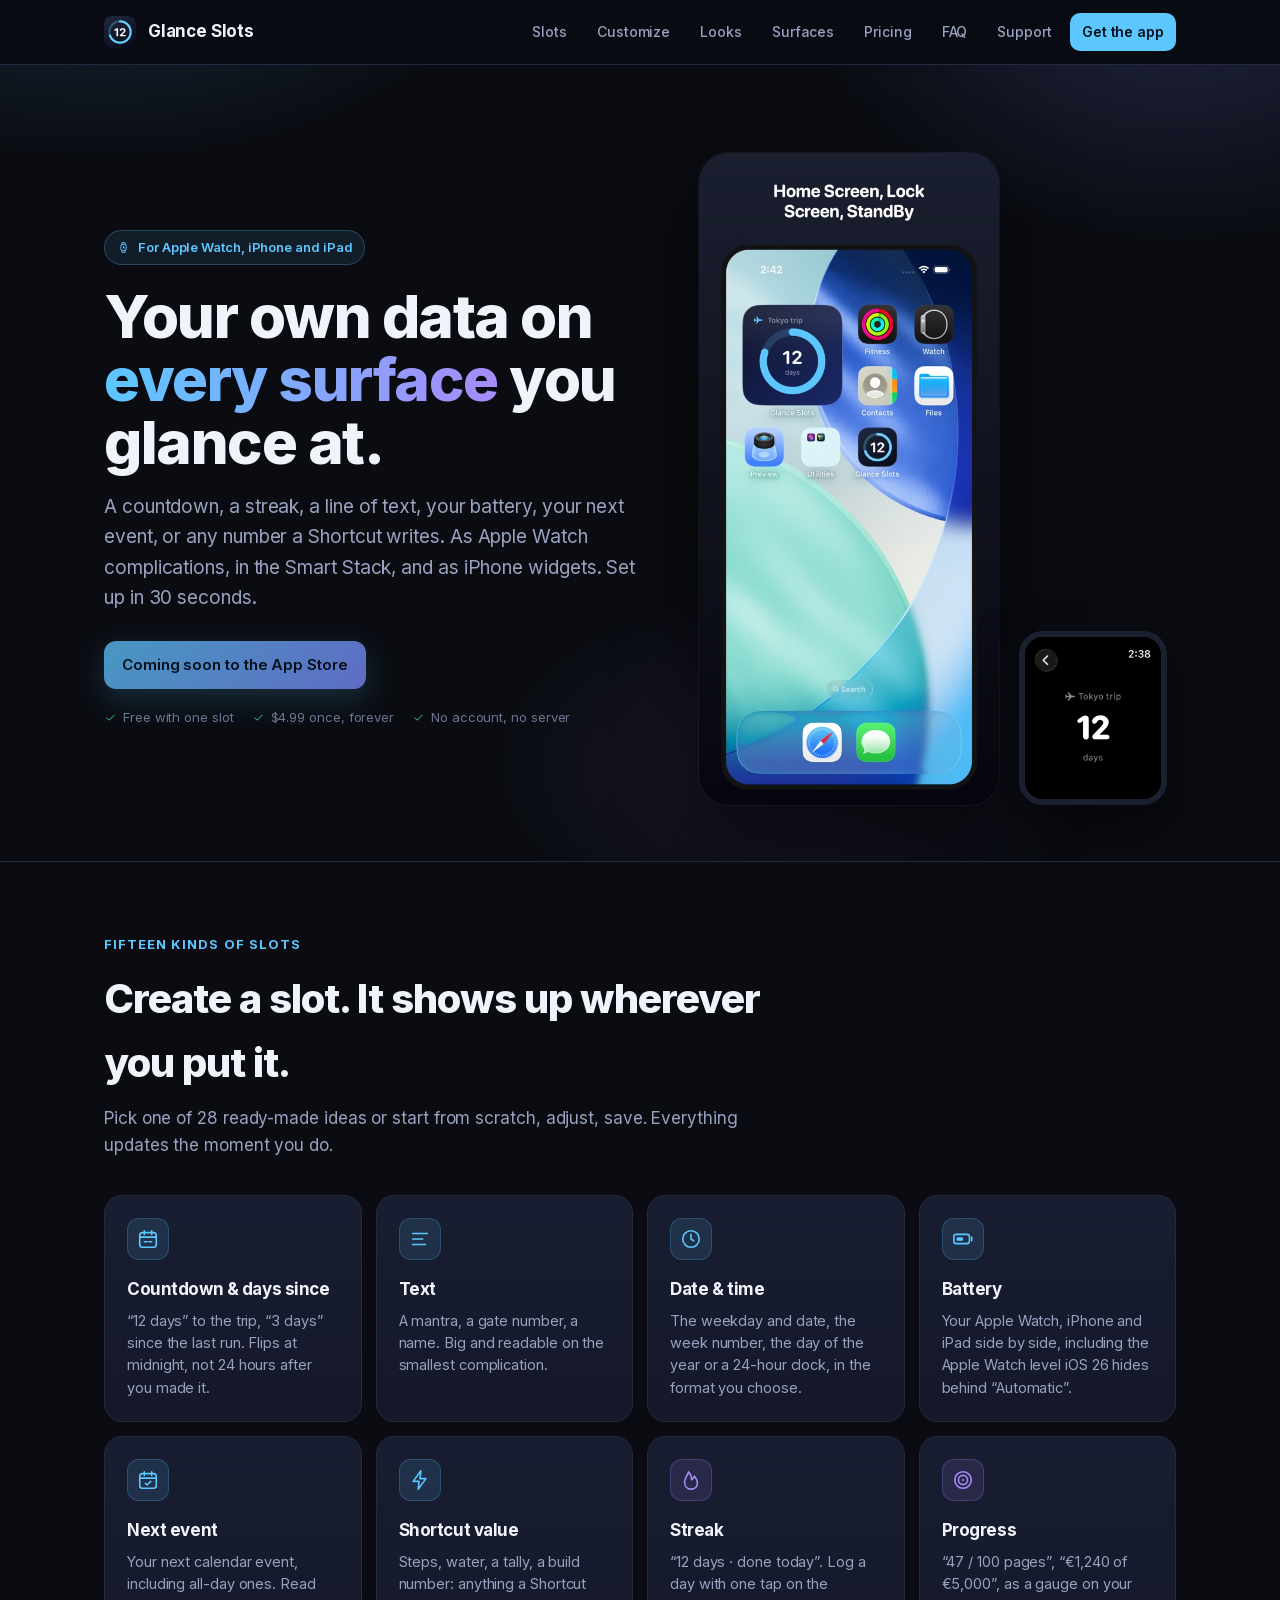
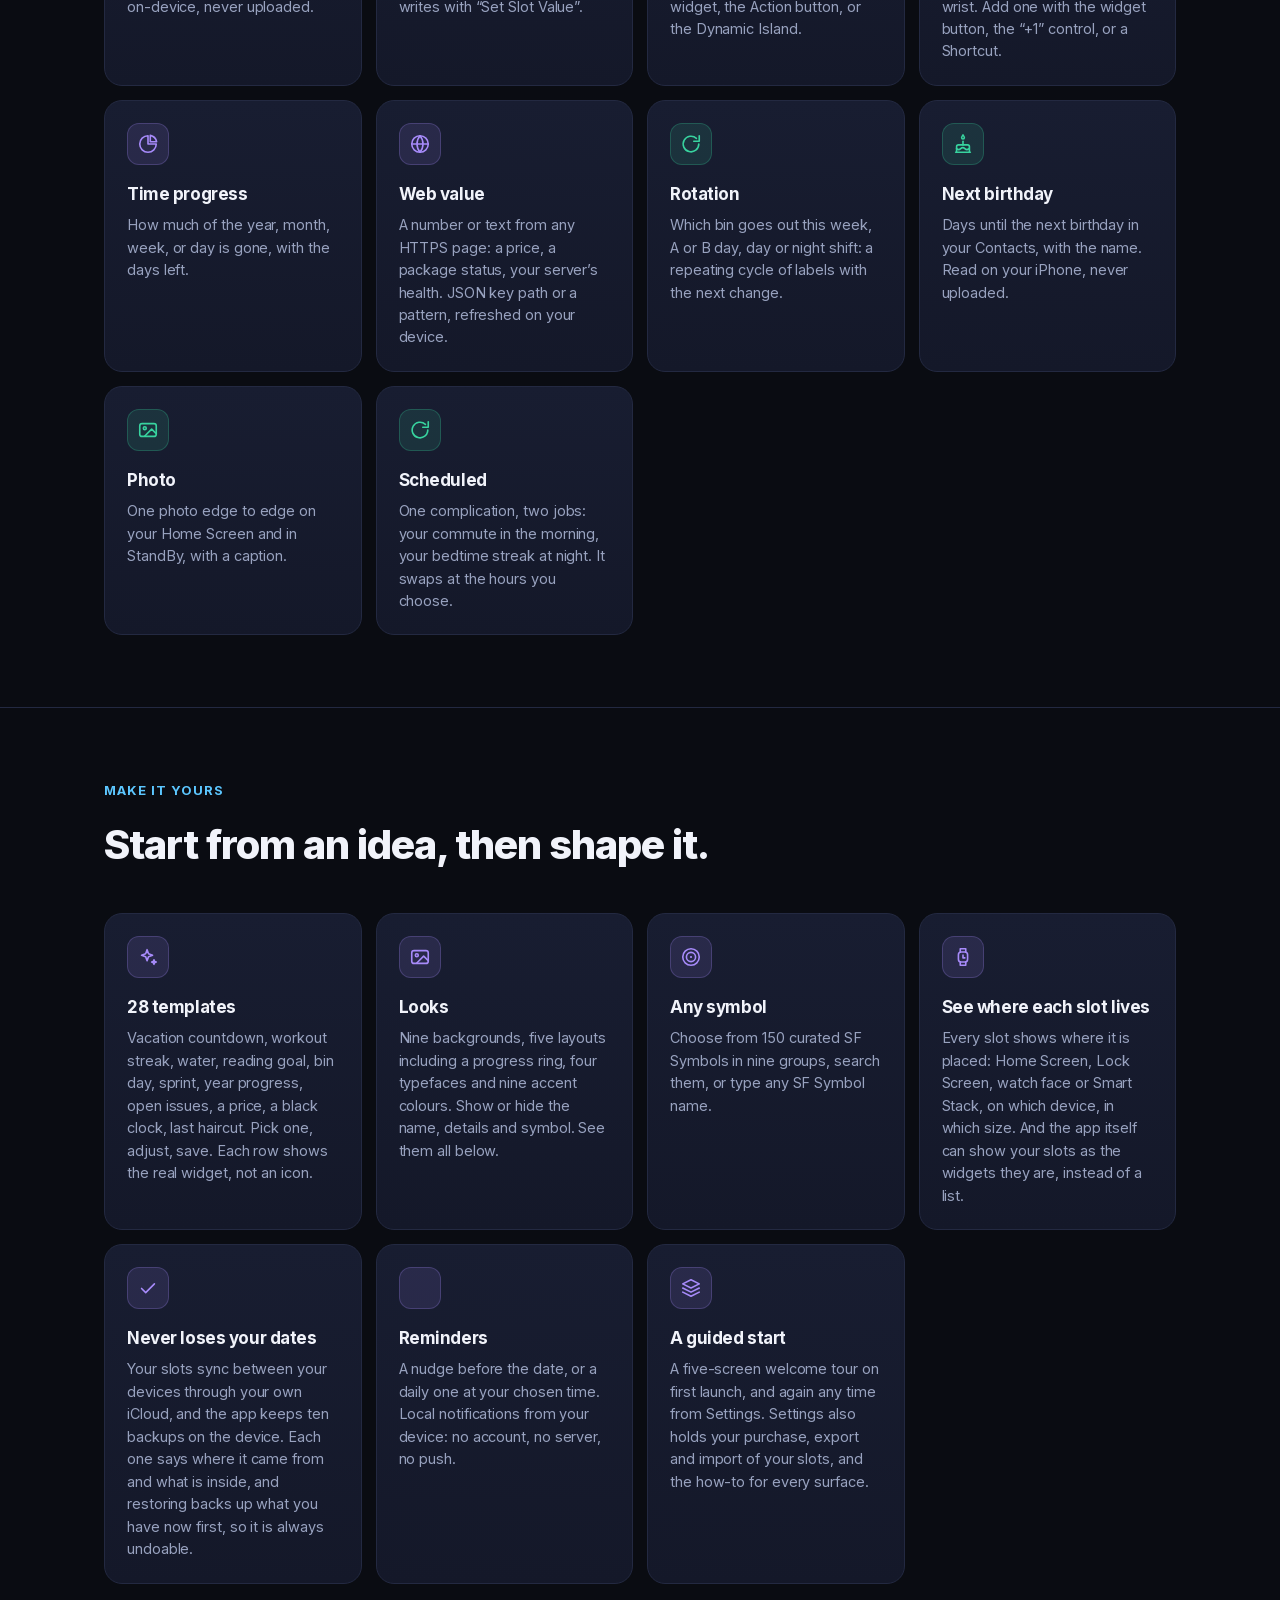
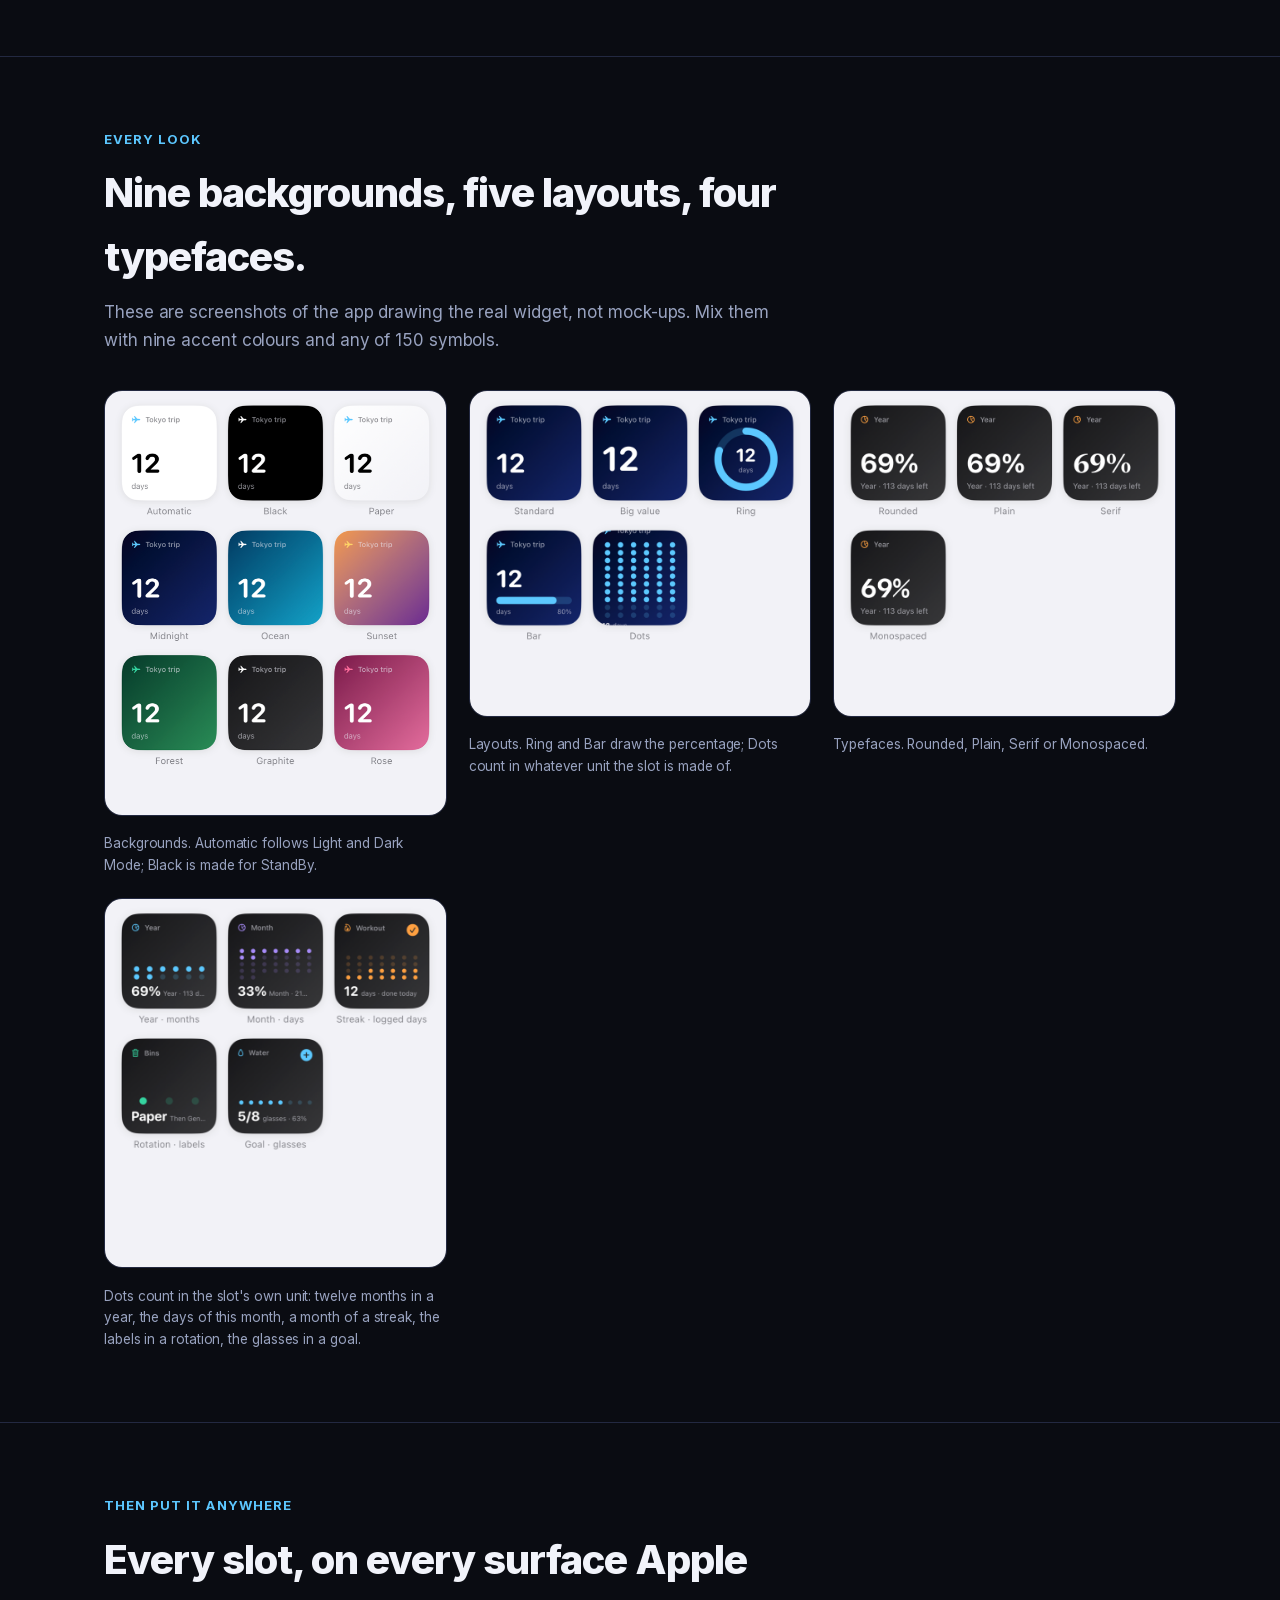
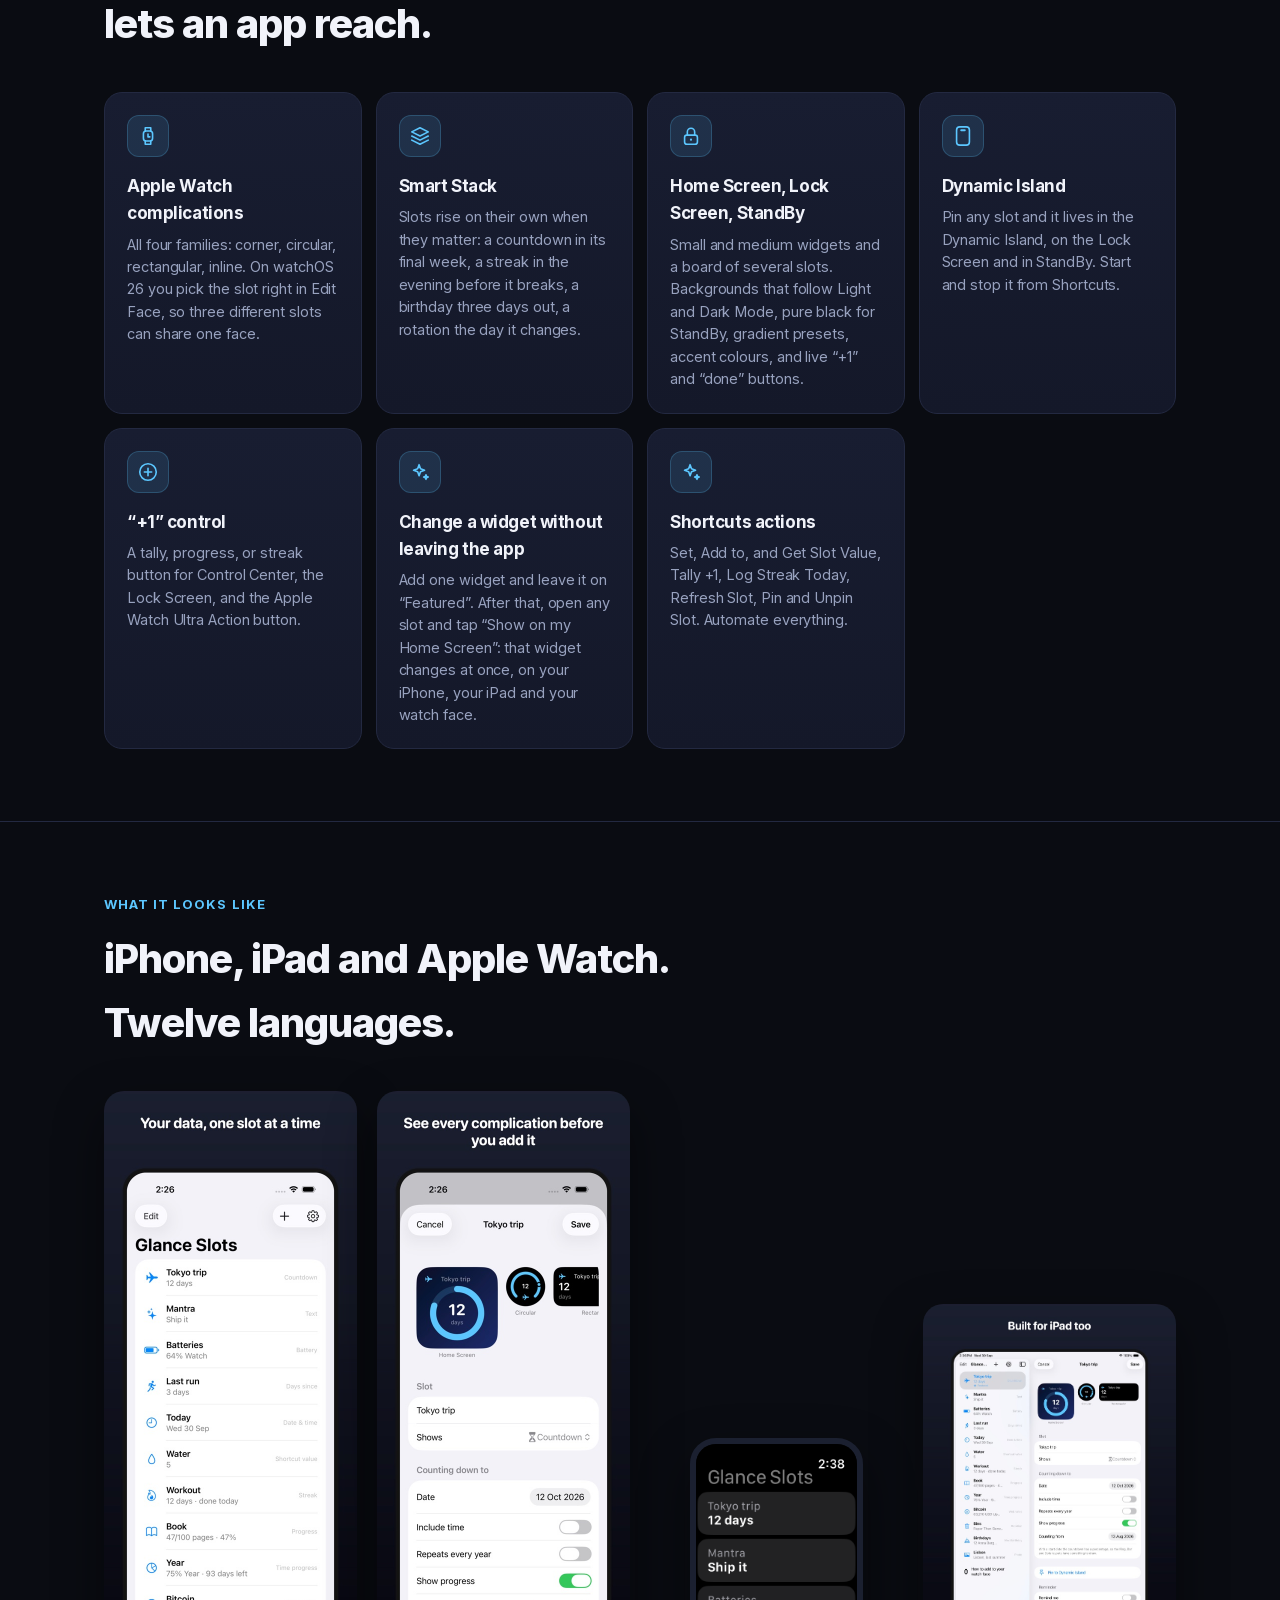
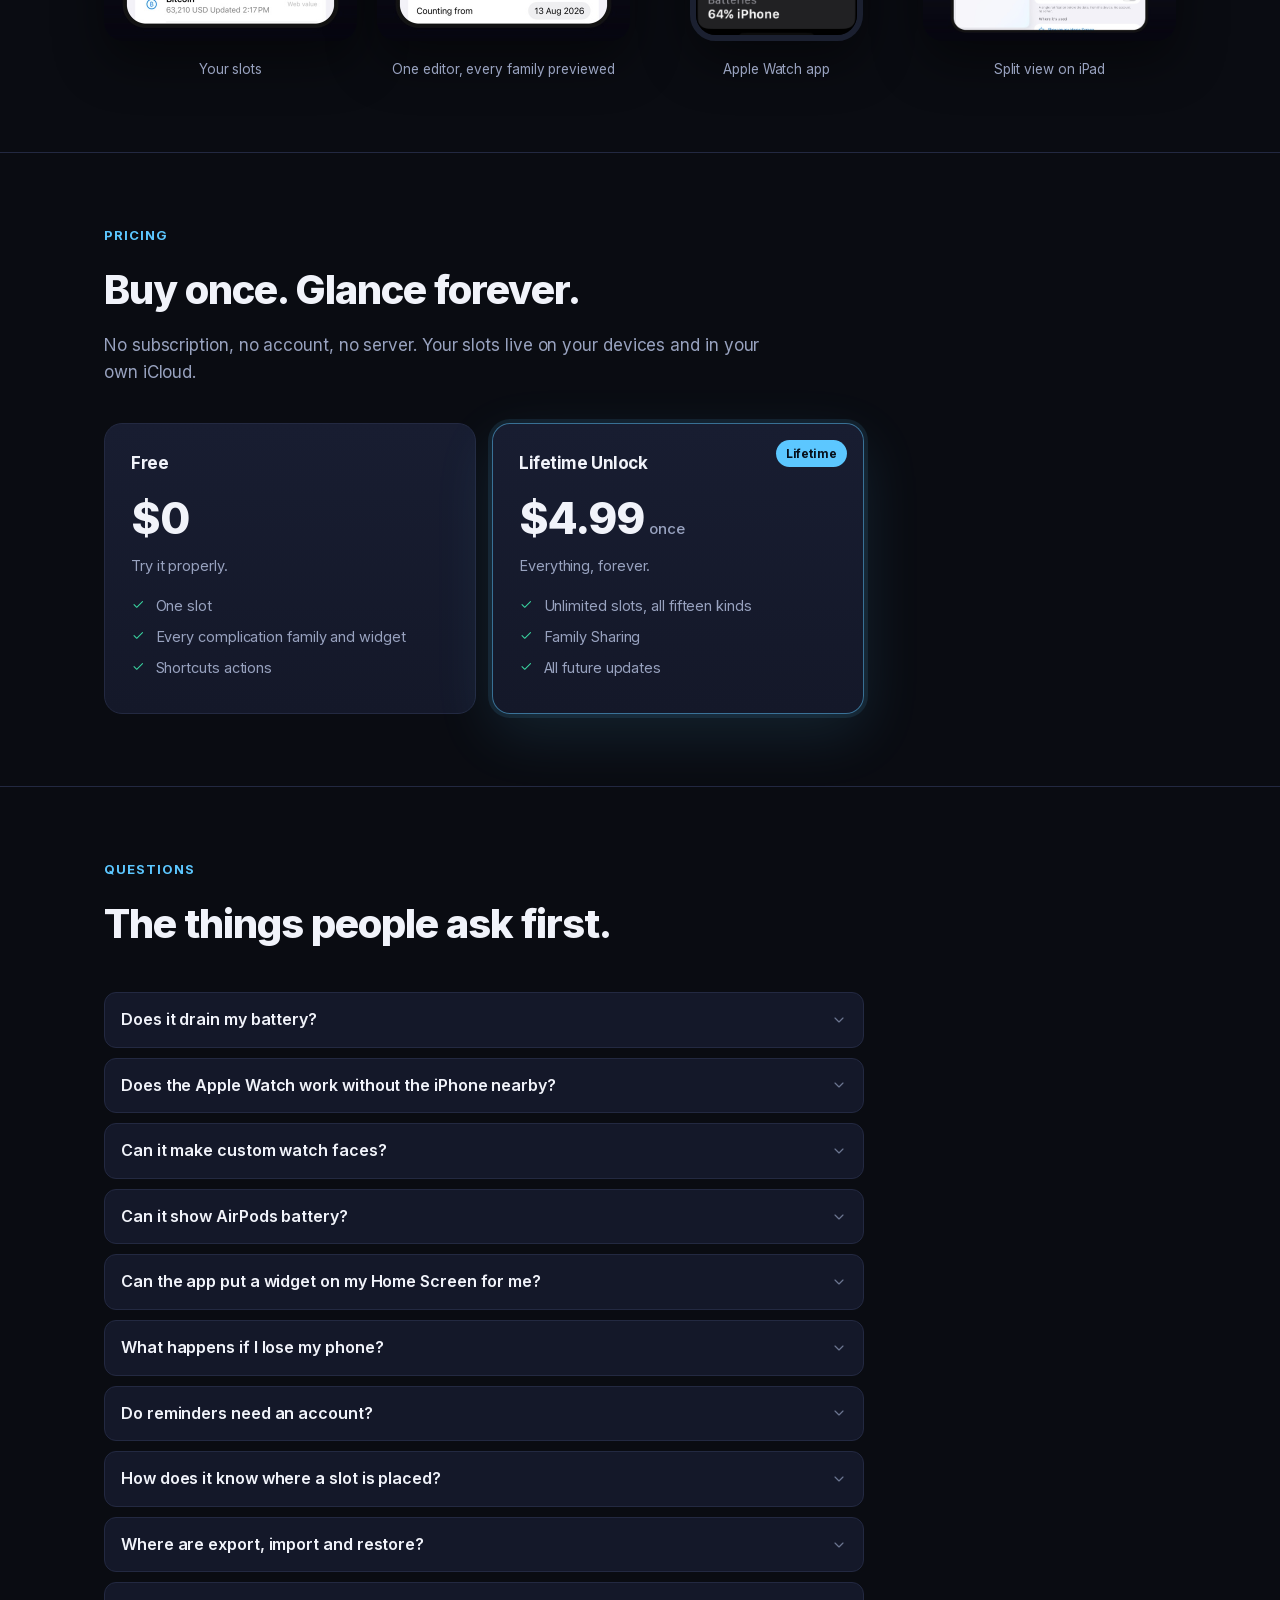
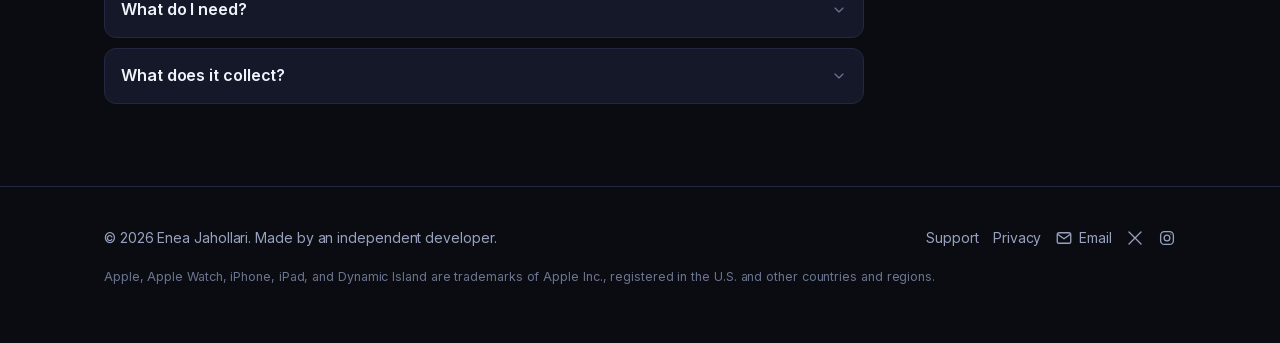
<file: index.html>
<!doctype html>
<html lang="en">
<head>
<meta charset="utf-8">
<meta name="viewport" content="width=device-width, initial-scale=1">
<title>Glance Slots — your own data on Apple Watch complications and iPhone widgets</title>
<meta name="description" content="Countdowns, streaks, progress, battery, your next event, a number from any web page, or a value from Shortcuts — as Apple Watch complications, in the Smart Stack, and as iPhone widgets. One purchase, no subscription.">
<meta name="theme-color" content="#0a0c12">
<meta property="og:title" content="Glance Slots">
<meta property="og:description" content="Your own data on every surface you glance at. Apple Watch complications, Smart Stack, iPhone widgets. Buy once.">
<meta property="og:image" content="https://glanceslots.com/assets/home-02-widget-on-home-screen.jpg">
<meta property="og:type" content="website">
<meta property="og:url" content="https://glanceslots.com/">
<link rel="icon" href="assets/icon.png">
<link rel="apple-touch-icon" href="assets/icon.png">
<link rel="stylesheet" href="assets/site.css">
</head>
<body>
<svg xmlns="http://www.w3.org/2000/svg" style="display:none" aria-hidden="true">
  <symbol id="i-calendar" viewBox="0 0 24 24"><rect x="3" y="5" width="18" height="16" rx="3"/><path d="M3 10h18M8 3v4M16 3v4"/><path d="M8 15h3M13 15h3"/></symbol>
  <symbol id="i-text" viewBox="0 0 24 24"><path d="M4 6h16M4 12h11M4 18h14"/></symbol>
  <symbol id="i-battery" viewBox="0 0 24 24"><rect x="2" y="7" width="17" height="10" rx="2.5"/><path d="M21.5 10v4"/><rect x="5" y="10" width="7" height="4" rx="1" fill="currentColor" stroke="none"/></symbol>
  <symbol id="i-event" viewBox="0 0 24 24"><rect x="3" y="5" width="18" height="16" rx="3"/><path d="M3 10h18M8 3v4M16 3v4"/><path d="M9 15.5l2 2 4-4"/></symbol>
  <symbol id="i-bolt" viewBox="0 0 24 24"><path d="M13 2L4.5 13.5H11L10 22l8.5-11.5H12L13 2z"/></symbol>
  <symbol id="i-globe" viewBox="0 0 24 24"><circle cx="12" cy="12" r="9"/><path d="M3 12h18M12 3a14 14 0 0 1 0 18M12 3a14 14 0 0 0 0 18"/></symbol>
  <symbol id="i-target" viewBox="0 0 24 24"><circle cx="12" cy="12" r="9"/><circle cx="12" cy="12" r="5"/><circle cx="12" cy="12" r="1.2" fill="currentColor" stroke="none"/></symbol>
  <symbol id="i-flame" viewBox="0 0 24 24"><path d="M12 22c4.2 0 7-2.9 7-6.8 0-3-1.6-5.2-3.2-7.4-.9 2.4-2 3.6-3.3 3.9.3-3-.7-6.1-3.2-8.7-.8 4.2-4.3 6.6-4.3 11.2C5 19 8 22 12 22z"/></symbol>
  <symbol id="i-pie" viewBox="0 0 24 24"><path d="M12 3a9 9 0 1 0 9 9h-9V3z"/><path d="M14.5 2.6A9 9 0 0 1 21.4 9.5H14.5V2.6z"/></symbol>
  <symbol id="i-cpu" viewBox="0 0 24 24"><rect x="6" y="6" width="12" height="12" rx="2"/><rect x="9.5" y="9.5" width="5" height="5" rx="1"/><path d="M9 2v4M15 2v4M9 18v4M15 18v4M2 9h4M2 15h4M18 9h4M18 15h4"/></symbol>
  <symbol id="i-rotate" viewBox="0 0 24 24"><path d="M20.5 12a8.5 8.5 0 1 1-2.6-6.1"/><path d="M21 3v6h-6"/></symbol>
  <symbol id="i-cake" viewBox="0 0 24 24"><path d="M4 21h16M5 21v-6a2 2 0 0 1 2-2h10a2 2 0 0 1 2 2v6"/><path d="M5 17c1.5 1.4 3 1.4 4.5 0s3-1.4 4.5 0 3 1.4 4.5 0"/><path d="M12 13V9"/><path d="M12 6.5c-.9 0-1.5-.7-1.5-1.5S12 2 12 2s1.5 2.2 1.5 3-.6 1.5-1.5 1.5z"/></symbol>
  <symbol id="i-image" viewBox="0 0 24 24"><rect x="3" y="5" width="18" height="14" rx="2.5"/><circle cx="8.5" cy="10" r="1.6"/><path d="M21 16l-5-5-7.5 7.5"/></symbol>
  <symbol id="i-watch" viewBox="0 0 24 24"><rect x="7" y="6.5" width="10" height="11" rx="3"/><path d="M9 6.5V3h6v3.5M9 17.5V21h6v-3.5"/><path d="M12 10v3h2"/></symbol>
  <symbol id="i-layers" viewBox="0 0 24 24"><path d="M12 3l9 4.5-9 4.5-9-4.5L12 3z"/><path d="M3 12l9 4.5 9-4.5"/><path d="M3 16.5L12 21l9-4.5"/></symbol>
  <symbol id="i-lock" viewBox="0 0 24 24"><rect x="5" y="11" width="14" height="10" rx="2.5"/><path d="M8 11V7.5a4 4 0 0 1 8 0V11"/><circle cx="12" cy="16" r="1.2" fill="currentColor" stroke="none"/></symbol>
  <symbol id="i-island" viewBox="0 0 24 24"><rect x="5" y="2" width="14" height="20" rx="3.5"/><rect x="9" y="4.5" width="6" height="2.2" rx="1.1" fill="currentColor" stroke="none"/></symbol>
  <symbol id="i-plus" viewBox="0 0 24 24"><circle cx="12" cy="12" r="9"/><path d="M12 8v8M8 12h8"/></symbol>
  <symbol id="i-sparkles" viewBox="0 0 24 24"><path d="M11 4l1.6 4.4L17 10l-4.4 1.6L11 16l-1.6-4.4L5 10l4.4-1.6L11 4z"/><path d="M18.5 15l.7 1.8 1.8.7-1.8.7-.7 1.8-.7-1.8-1.8-.7 1.8-.7.7-1.8z"/></symbol>
  <symbol id="i-play" viewBox="0 0 24 24"><path d="M7 4.5v15l12-7.5-12-7.5z"/></symbol>
  <symbol id="i-check" viewBox="0 0 24 24"><path d="M5 12.5l4.5 4.5L19 7.5"/></symbol>
  <symbol id="i-chevron" viewBox="0 0 24 24"><path d="M6 9l6 6 6-6"/></symbol>
  <symbol id="i-shield" viewBox="0 0 24 24"><path d="M12 3l7 3v6c0 4.5-3 8-7 9-4-1-7-4.5-7-9V6l7-3z"/><path d="M9 12l2 2 4-4"/></symbol>
  <symbol id="i-x" viewBox="0 0 24 24"><path d="M4 4l16 16M20 4L4 20"/></symbol>
  <symbol id="i-instagram" viewBox="0 0 24 24"><rect x="3.5" y="3.5" width="17" height="17" rx="5"/><circle cx="12" cy="12" r="3.8"/><circle cx="17.2" cy="6.8" r=".9" fill="currentColor" stroke="none"/></symbol>
  <symbol id="i-mail" viewBox="0 0 24 24"><rect x="3" y="5" width="18" height="14" rx="2.5"/><path d="M3.5 7l8.5 6 8.5-6"/></symbol>
  <symbol id="i-clock" viewBox="0 0 24 24"><circle cx="12" cy="12" r="9"/><path d="M12 7v5l3 2"/></symbol>
</svg>
<header class="top"><div class="wrap">
  <img src="assets/icon.png" alt="" width="32" height="32"><span class="brand">Glance Slots</span>
  <nav>
    <a class="in-page" href="#slots">Slots</a>
    <a class="in-page" href="#customize">Customize</a>
    <a class="in-page" href="#styles">Looks</a>
    <a class="in-page" href="#surfaces">Surfaces</a>
    <a class="in-page" href="#pricing">Pricing</a>
    <a class="in-page" href="#faq">FAQ</a>
    <a href="support/">Support</a>
    <a class="cta" href="#appstore-link">Get the app</a>
  </nav>
</div></header>

<main>
<div class="hero"><div class="wrap">
  <div>
    <span class="eyebrow"><svg class="icon"><use href="#i-watch"/></svg> For Apple Watch, iPhone and iPad</span>
    <h1>Your own data on <span class="grad">every surface</span> you glance at.</h1>
    <p class="lead">A countdown, a streak, a line of text, your battery, your next event, or any number a Shortcut writes. As Apple Watch complications, in the Smart Stack, and as iPhone widgets. Set up in 30 seconds.</p>
    <div class="cta">
      <a class="btn primary" id="appstore-link" href="#" aria-disabled="true" title="Coming soon">Coming soon to the App Store</a>
    </div>
    <div class="fine">
      <span><svg class="icon"><use href="#i-check"/></svg> Free with one slot</span>
      <span><svg class="icon"><use href="#i-check"/></svg> $4.99 once, forever</span>
      <span><svg class="icon"><use href="#i-check"/></svg> No account, no server</span>
    </div>
  </div>
  <div class="shots">
    <img class="phone" src="assets/home-02-widget-on-home-screen.jpg" alt="iPhone Home Screen with a Glance Slots countdown widget">
    <img class="watch" src="assets/watch-countdown.png" alt="Apple Watch showing a 12-day countdown">
  </div>
</div></div>

<section id="slots"><div class="wrap">
  <div class="head">
    <span class="kicker">Fifteen kinds of slots</span>
    <h2>Create a slot. It shows up wherever you put it.</h2>
    <p class="sub">Pick one of 28 ready-made ideas or start from scratch, adjust, save. Everything updates the moment you do.</p>
  </div>
  <div class="grid">
    <div class="card"><div class="tile"><svg class="icon"><use href="#i-calendar"/></svg></div><h3>Countdown &amp; days since</h3><p>“12 days” to the trip, “3 days” since the last run. Flips at midnight, not 24 hours after you made it.</p></div>
    <div class="card"><div class="tile"><svg class="icon"><use href="#i-text"/></svg></div><h3>Text</h3><p>A mantra, a gate number, a name. Big and readable on the smallest complication.</p></div>
    <div class="card"><div class="tile"><svg class="icon"><use href="#i-clock"/></svg></div><h3>Date &amp; time</h3><p>The weekday and date, the week number, the day of the year or a 24-hour clock, in the format you choose.</p></div>
    <div class="card"><div class="tile"><svg class="icon"><use href="#i-battery"/></svg></div><h3>Battery</h3><p>Your Apple Watch, iPhone and iPad side by side, including the Apple Watch level iOS 26 hides behind “Automatic”.</p></div>
    <div class="card"><div class="tile"><svg class="icon"><use href="#i-event"/></svg></div><h3>Next event</h3><p>Your next calendar event, including all-day ones. Read on-device, never uploaded.</p></div>
    <div class="card"><div class="tile"><svg class="icon"><use href="#i-bolt"/></svg></div><h3>Shortcut value</h3><p>Steps, water, a tally, a build number: anything a Shortcut writes with “Set Slot Value”.</p></div>
    <div class="card alt"><div class="tile"><svg class="icon"><use href="#i-flame"/></svg></div><h3>Streak</h3><p>“12 days · done today”. Log a day with one tap on the widget, the Action button, or the Dynamic Island.</p></div>
    <div class="card alt"><div class="tile"><svg class="icon"><use href="#i-target"/></svg></div><h3>Progress</h3><p>“47 / 100 pages”, “€1,240 of €5,000”, as a gauge on your wrist. Add one with the widget button, the “+1” control, or a Shortcut.</p></div>
    <div class="card alt"><div class="tile"><svg class="icon"><use href="#i-pie"/></svg></div><h3>Time progress</h3><p>How much of the year, month, week, or day is gone, with the days left.</p></div>
    <div class="card alt"><div class="tile"><svg class="icon"><use href="#i-globe"/></svg></div><h3>Web value</h3><p>A number or text from any HTTPS page: a price, a package status, your server’s health. JSON key path or a pattern, refreshed on your device.</p></div>
    <div class="card ok"><div class="tile"><svg class="icon"><use href="#i-rotate"/></svg></div><h3>Rotation</h3><p>Which bin goes out this week, A or B day, day or night shift: a repeating cycle of labels with the next change.</p></div>
    <div class="card ok"><div class="tile"><svg class="icon"><use href="#i-cake"/></svg></div><h3>Next birthday</h3><p>Days until the next birthday in your Contacts, with the name. Read on your iPhone, never uploaded.</p></div>
    <div class="card ok"><div class="tile"><svg class="icon"><use href="#i-image"/></svg></div><h3>Photo</h3><p>One photo edge to edge on your Home Screen and in StandBy, with a caption.</p></div>
    <div class="card ok"><div class="tile"><svg class="icon"><use href="#i-rotate"/></svg></div><h3>Scheduled</h3><p>One complication, two jobs: your commute in the morning, your bedtime streak at night. It swaps at the hours you choose.</p></div>
  </div>
</div></section>

<section id="customize"><div class="wrap">
  <div class="head">
    <span class="kicker">Make it yours</span>
    <h2>Start from an idea, then shape it.</h2>
  </div>
  <div class="grid">
    <div class="card alt"><div class="tile"><svg class="icon"><use href="#i-sparkles"/></svg></div><h3>28 templates</h3><p>Vacation countdown, workout streak, water, reading goal, bin day, sprint, year progress, open issues, a price, a black clock, last haircut. Pick one, adjust, save. Each row shows the real widget, not an icon.</p></div>
    <div class="card alt"><div class="tile"><svg class="icon"><use href="#i-image"/></svg></div><h3>Looks</h3><p>Nine backgrounds, five layouts including a progress ring, four typefaces and nine accent colours. Show or hide the name, details and symbol. See them all below.</p></div>
    <div class="card alt"><div class="tile"><svg class="icon"><use href="#i-target"/></svg></div><h3>Any symbol</h3><p>Choose from 150 curated SF Symbols in nine groups, search them, or type any SF Symbol name.</p></div>
    <div class="card alt"><div class="tile"><svg class="icon"><use href="#i-watch"/></svg></div><h3>See where each slot lives</h3><p>Every slot shows where it is placed: Home Screen, Lock Screen, watch face or Smart Stack, on which device, in which size. And the app itself can show your slots as the widgets they are, instead of a list.</p></div>
    <div class="card alt"><div class="tile"><svg class="icon"><use href="#i-check"/></svg></div><h3>Never loses your dates</h3><p>Your slots sync between your devices through your own iCloud, and the app keeps ten backups on the device. Each one says where it came from and what is inside, and restoring backs up what you have now first, so it is always undoable.</p></div>
    <div class="card alt"><div class="tile"><svg class="icon"><use href="#i-bell"/></svg></div><h3>Reminders</h3><p>A nudge before the date, or a daily one at your chosen time. Local notifications from your device: no account, no server, no push.</p></div>
    <div class="card alt"><div class="tile"><svg class="icon"><use href="#i-layers"/></svg></div><h3>A guided start</h3><p>A five-screen welcome tour on first launch, and again any time from Settings. Settings also holds your purchase, export and import of your slots, and the how-to for every surface.</p></div>
  </div>
</div></section>

<section id="styles"><div class="wrap">
  <div class="head">
    <span class="kicker">Every look</span>
    <h2>Nine backgrounds, five layouts, four typefaces.</h2>
    <p class="sub">These are screenshots of the app drawing the real widget, not mock-ups. Mix them with nine accent colours and any of 150 symbols.</p>
  </div>
  <div class="styles">
    <figure><img src="assets/styles-01-backgrounds.png" alt="The nine widget backgrounds: Automatic, Black, Paper, Midnight, Ocean, Sunset, Forest, Graphite and Rose" loading="lazy"><figcaption>Backgrounds. Automatic follows Light and Dark Mode; Black is made for StandBy.</figcaption></figure>
    <figure><img src="assets/styles-02-layouts.png" alt="The five widget layouts: Standard, Big value, Ring, Bar and Dots" loading="lazy"><figcaption>Layouts. Ring and Bar draw the percentage; Dots count in whatever unit the slot is made of.</figcaption></figure>
    <figure><img src="assets/styles-03-typefaces.png" alt="The four typefaces: Rounded, Plain, Serif and Monospaced" loading="lazy"><figcaption>Typefaces. Rounded, Plain, Serif or Monospaced.</figcaption></figure>
    <figure><img src="assets/styles-04-dots.png" alt="The Dots layout counting months of a year, days of a month, logged days of a streak, labels of a rotation and glasses of a goal" loading="lazy"><figcaption>Dots count in the slot's own unit: twelve months in a year, the days of this month, a month of a streak, the labels in a rotation, the glasses in a goal.</figcaption></figure>
  </div>
</div></section>

<section id="surfaces"><div class="wrap">
  <div class="head">
    <span class="kicker">Then put it anywhere</span>
    <h2>Every slot, on every surface Apple lets an app reach.</h2>
  </div>
  <div class="grid">
    <div class="card"><div class="tile"><svg class="icon"><use href="#i-watch"/></svg></div><h3>Apple Watch complications</h3><p>All four families: corner, circular, rectangular, inline. On watchOS 26 you pick the slot right in Edit Face, so three different slots can share one face.</p></div>
    <div class="card"><div class="tile"><svg class="icon"><use href="#i-layers"/></svg></div><h3>Smart Stack</h3><p>Slots rise on their own when they matter: a countdown in its final week, a streak in the evening before it breaks, a birthday three days out, a rotation the day it changes.</p></div>
    <div class="card"><div class="tile"><svg class="icon"><use href="#i-lock"/></svg></div><h3>Home Screen, Lock Screen, StandBy</h3><p>Small and medium widgets and a board of several slots. Backgrounds that follow Light and Dark Mode, pure black for StandBy, gradient presets, accent colours, and live “+1” and “done” buttons.</p></div>
    <div class="card"><div class="tile"><svg class="icon"><use href="#i-island"/></svg></div><h3>Dynamic Island</h3><p>Pin any slot and it lives in the Dynamic Island, on the Lock Screen and in StandBy. Start and stop it from Shortcuts.</p></div>
    <div class="card"><div class="tile"><svg class="icon"><use href="#i-plus"/></svg></div><h3>“+1” control</h3><p>A tally, progress, or streak button for Control Center, the Lock Screen, and the Apple Watch Ultra Action button.</p></div>
    <div class="card"><div class="tile"><svg class="icon"><use href="#i-sparkles"/></svg></div><h3>Change a widget without leaving the app</h3><p>Add one widget and leave it on “Featured”. After that, open any slot and tap “Show on my Home Screen”: that widget changes at once, on your iPhone, your iPad and your watch face.</p></div>
    <div class="card"><div class="tile"><svg class="icon"><use href="#i-sparkles"/></svg></div><h3>Shortcuts actions</h3><p>Set, Add to, and Get Slot Value, Tally +1, Log Streak Today, Refresh Slot, Pin and Unpin Slot. Automate everything.</p></div>
  </div>
</div></section>

<section id="screens"><div class="wrap">
  <div class="head">
    <span class="kicker">What it looks like</span>
    <h2>iPhone, iPad and Apple Watch. Twelve languages.</h2>
  </div>
  <div class="gallery">
    <figure><img src="assets/iphone-01-slot-list.jpg" alt="Slot list on iPhone"><figcaption>Your slots</figcaption></figure>
    <figure><img src="assets/iphone-02-slot-editor.jpg" alt="Slot editor showing every widget family"><figcaption>One editor, every family previewed</figcaption></figure>
    <figure class="watch"><img src="assets/watch-list.png" alt="Slot list on Apple Watch"><figcaption>Apple Watch app</figcaption></figure>
    <figure><img src="assets/ipad-editor.jpg" alt="Split view on iPad"><figcaption>Split view on iPad</figcaption></figure>
  </div>
</div></section>

<section id="pricing"><div class="wrap">
  <div class="head">
    <span class="kicker">Pricing</span>
    <h2>Buy once. Glance forever.</h2>
    <p class="sub">No subscription, no account, no server. Your slots live on your devices and in your own iCloud.</p>
  </div>
  <div class="pricing">
    <div class="card"><h3>Free</h3><div class="price">$0</div><p>Try it properly.</p>
      <ul><li><svg class="icon"><use href="#i-check"/></svg>One slot</li><li><svg class="icon"><use href="#i-check"/></svg>Every complication family and widget</li><li><svg class="icon"><use href="#i-check"/></svg>Shortcuts actions</li></ul></div>
    <div class="card hi"><span class="badge">Lifetime</span><h3>Lifetime Unlock</h3><div class="price">$4.99<small>once</small></div><p>Everything, forever.</p>
      <ul><li><svg class="icon"><use href="#i-check"/></svg>Unlimited slots, all fifteen kinds</li><li><svg class="icon"><use href="#i-check"/></svg>Family Sharing</li><li><svg class="icon"><use href="#i-check"/></svg>All future updates</li></ul></div>
  </div>
</div></section>

<section id="faq"><div class="wrap">
  <div class="head">
    <span class="kicker">Questions</span>
    <h2>The things people ask first.</h2>
  </div>
  <div class="faq">
  <details><summary>Does it drain my battery? <svg class="icon"><use href="#i-chevron"/></svg></summary><p>No. Complications and widgets are timeline-based; nothing polls in the background. The battery relay happens only while the app is open.</p></details>
  <details><summary>Does the Apple Watch work without the iPhone nearby? <svg class="icon"><use href="#i-chevron"/></svg></summary><p>Yes. The Apple Watch keeps its own copy of your slots.</p></details>
  <details><summary>Can it make custom watch faces? <svg class="icon"><use href="#i-chevron"/></svg></summary><p>No app can; Apple does not allow it. Glance Slots gives you the next best thing: your own data in every complication slot of the faces you already use.</p></details>
  <details><summary>Can it show AirPods battery? <svg class="icon"><use href="#i-chevron"/></svg></summary><p>Not yet. Apple provides no public API for AirPods battery. If an app promises it, ask how.</p></details>
  <details><summary>Can the app put a widget on my Home Screen for me? <svg class="icon"><use href="#i-chevron"/></svg></summary><p>No app can. Apple gives no way for an app to place a widget, so the first one is always added by hand: hold the Home Screen, tap Edit, then Add Widget. Glance Slots removes the repeat trips instead. Leave that widget on “Featured”, and from then on you choose what it shows from inside the app, on every device at once.</p></details>
  <details><summary>What happens if I lose my phone? <svg class="icon"><use href="#i-chevron"/></svg></summary><p>Your slots are mirrored to your own iCloud, so a new device picks them up when you sign in. The app also keeps the last ten daily backups on the device itself, and you can export everything as a small JSON file at any time. Restoring a backup saves your current slots first, so it can always be undone.</p></details>
  <details><summary>Do reminders need an account? <svg class="icon"><use href="#i-chevron"/></svg></summary><p>No. Reminders are ordinary local notifications scheduled by your device. Nothing is sent anywhere, and there is no push server. A countdown reminds you a chosen number of days ahead; a streak or a goal can nudge you daily at a time you pick.</p></details>
  <details><summary>How does it know where a slot is placed? <svg class="icon"><use href="#i-chevron"/></svg></summary><p>iOS and watchOS tell an app which of its widgets are on the Home Screen, Lock Screen, StandBy, watch faces and the Smart Stack, and which slot each one shows. The watch relays its list to the phone. Control Center controls are the one surface Apple does not report.</p></details>
  <details><summary>Where are export, import and restore? <svg class="icon"><use href="#i-chevron"/></svg></summary><p>Tap the gear on the slot list. Settings holds Unlock and Restore purchase, Export and Import slots, the welcome tour, the watch-face how-to, support and the privacy policy.</p></details>
  <details><summary>What do I need? <svg class="icon"><use href="#i-chevron"/></svg></summary><p>iOS 26. Apple Watch features need watchOS 26. Works on iPad too.</p></details>
  <details><summary>What does it collect? <svg class="icon"><use href="#i-chevron"/></svg></summary><p>Nothing. No analytics, no accounts, no server. The App Store privacy label says “Data Not Collected” because it is true. <a href="privacy/">Privacy policy</a>.</p></details>
  </div>
</div></section>
</main>

<footer><div class="wrap">
  <span>© 2026 Enea Jahollari. Made by an independent developer.</span>
  <nav>
    <a href="support/">Support</a>
    <a href="privacy/">Privacy</a>
    <a href="mailto:glanceslots@gmail.com"><svg class="icon"><use href="#i-mail"/></svg>Email</a>
    <a href="https://x.com/glanceslots" rel="me" aria-label="X"><svg class="icon"><use href="#i-x"/></svg></a>
    <a href="https://instagram.com/glanceslots" rel="me" aria-label="Instagram"><svg class="icon"><use href="#i-instagram"/></svg></a>
  </nav>
  <p class="legal">Apple, Apple Watch, iPhone, iPad, and Dynamic Island are trademarks of Apple Inc., registered in the U.S. and other countries and regions.</p>
</div></footer>
</body>
</html>
</file>
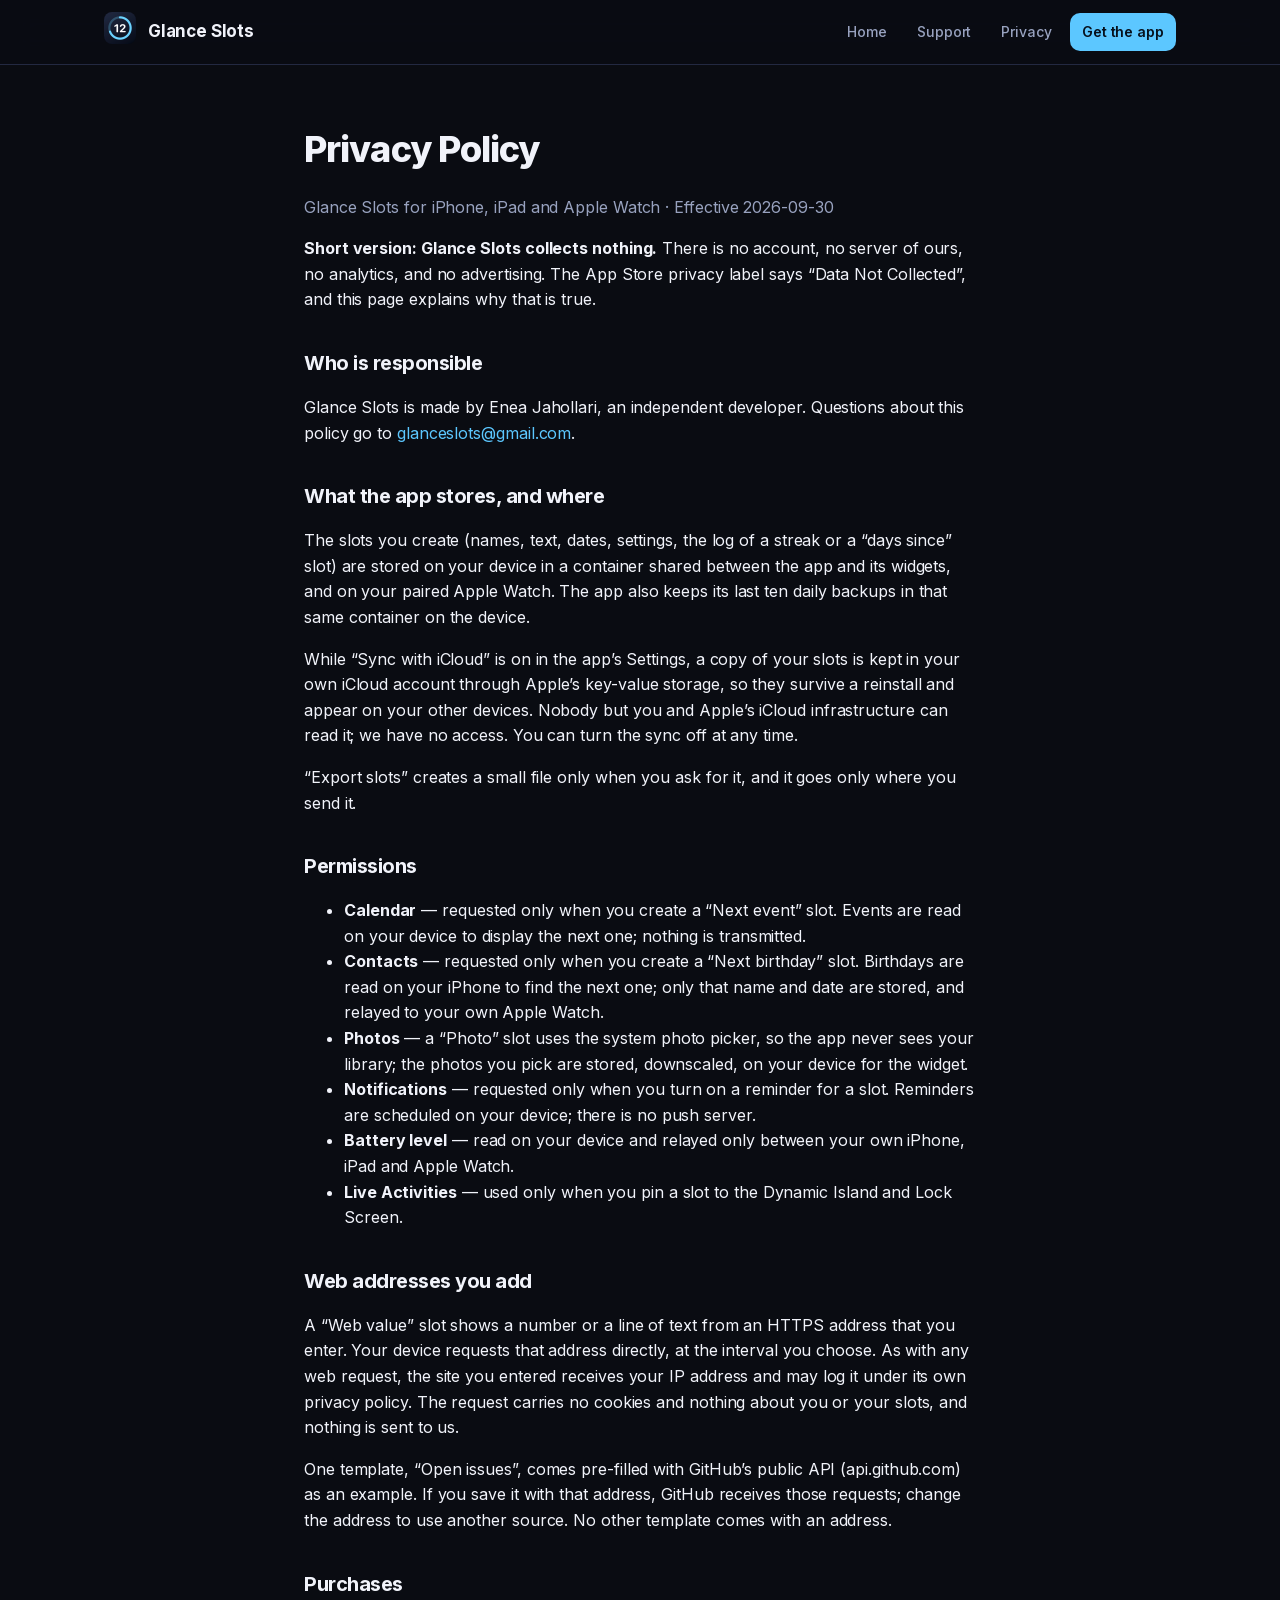
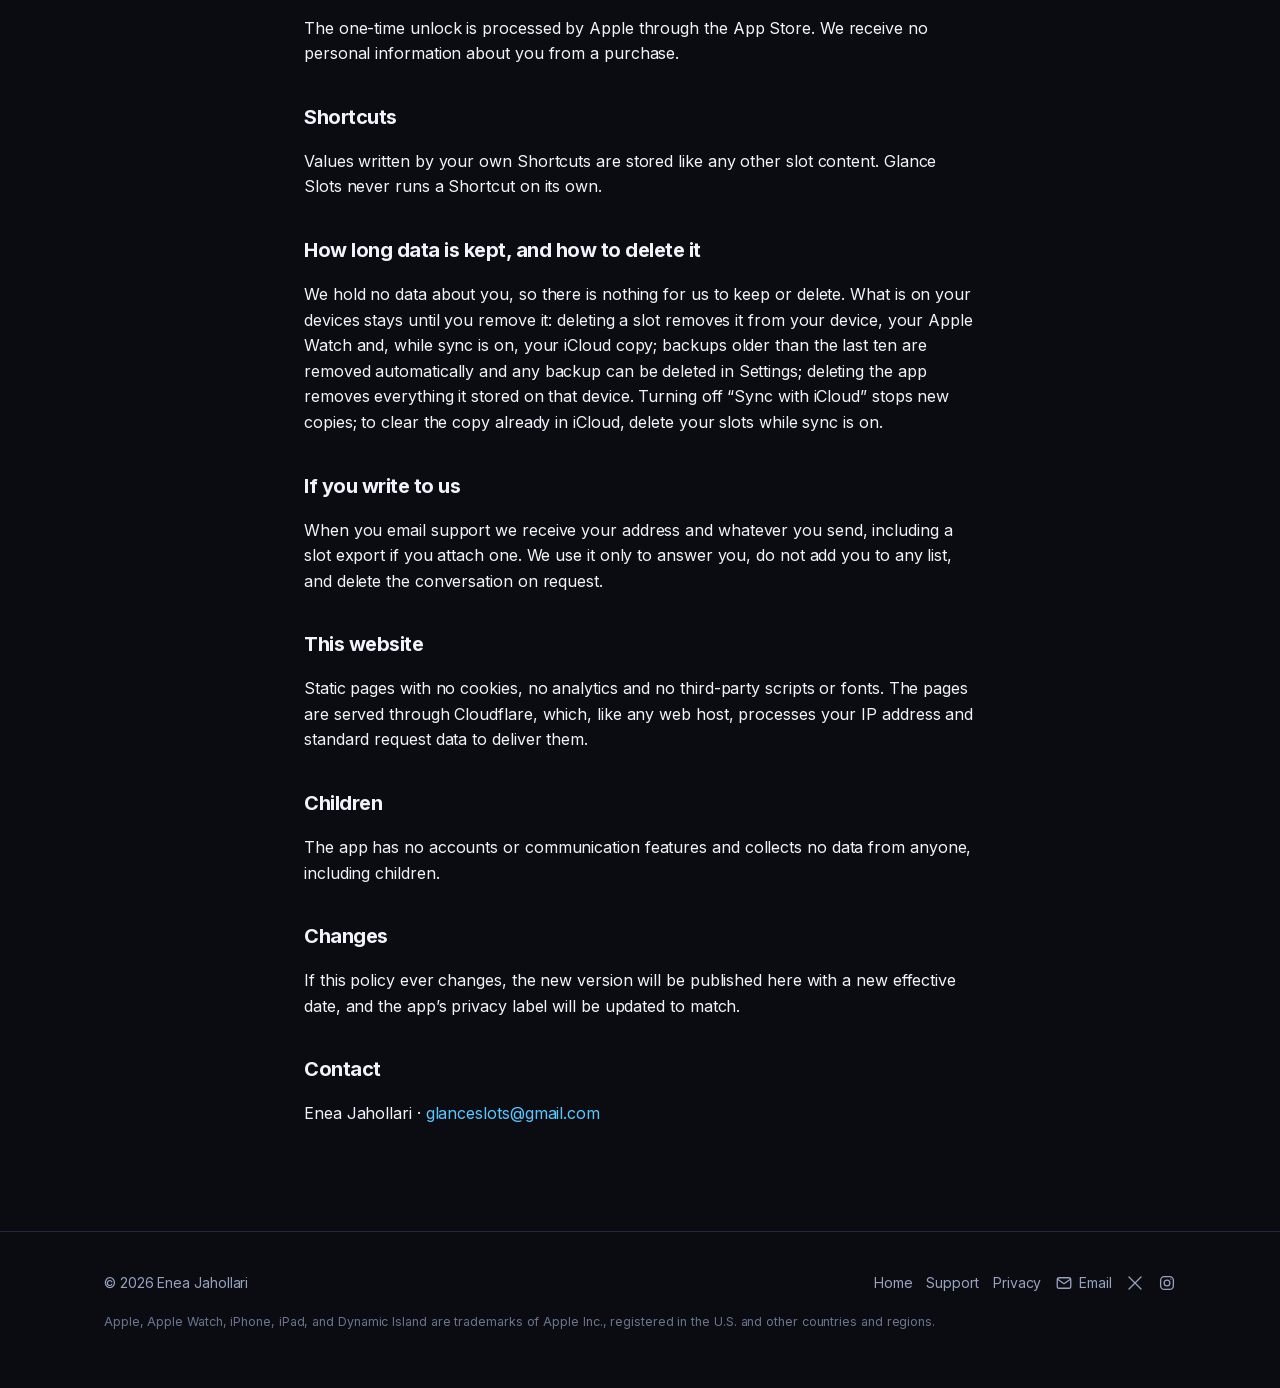
<file: privacy/index.html>
<!doctype html>
<html lang="en">
<head>
<meta charset="utf-8">
<meta name="viewport" content="width=device-width, initial-scale=1">
<title>Glance Slots — Privacy Policy</title>
<meta name="description" content="Glance Slots collects nothing. No account, no server, no analytics, no advertising.">
<link rel="icon" href="../assets/icon.png">
<link rel="stylesheet" href="../assets/site.css">
</head>
<body>
<svg xmlns="http://www.w3.org/2000/svg" style="display:none" aria-hidden="true">
  <symbol id="i-calendar" viewBox="0 0 24 24"><rect x="3" y="5" width="18" height="16" rx="3"/><path d="M3 10h18M8 3v4M16 3v4"/><path d="M8 15h3M13 15h3"/></symbol>
  <symbol id="i-text" viewBox="0 0 24 24"><path d="M4 6h16M4 12h11M4 18h14"/></symbol>
  <symbol id="i-battery" viewBox="0 0 24 24"><rect x="2" y="7" width="17" height="10" rx="2.5"/><path d="M21.5 10v4"/><rect x="5" y="10" width="7" height="4" rx="1" fill="currentColor" stroke="none"/></symbol>
  <symbol id="i-event" viewBox="0 0 24 24"><rect x="3" y="5" width="18" height="16" rx="3"/><path d="M3 10h18M8 3v4M16 3v4"/><path d="M9 15.5l2 2 4-4"/></symbol>
  <symbol id="i-bolt" viewBox="0 0 24 24"><path d="M13 2L4.5 13.5H11L10 22l8.5-11.5H12L13 2z"/></symbol>
  <symbol id="i-globe" viewBox="0 0 24 24"><circle cx="12" cy="12" r="9"/><path d="M3 12h18M12 3a14 14 0 0 1 0 18M12 3a14 14 0 0 0 0 18"/></symbol>
  <symbol id="i-target" viewBox="0 0 24 24"><circle cx="12" cy="12" r="9"/><circle cx="12" cy="12" r="5"/><circle cx="12" cy="12" r="1.2" fill="currentColor" stroke="none"/></symbol>
  <symbol id="i-flame" viewBox="0 0 24 24"><path d="M12 22c4.2 0 7-2.9 7-6.8 0-3-1.6-5.2-3.2-7.4-.9 2.4-2 3.6-3.3 3.9.3-3-.7-6.1-3.2-8.7-.8 4.2-4.3 6.6-4.3 11.2C5 19 8 22 12 22z"/></symbol>
  <symbol id="i-pie" viewBox="0 0 24 24"><path d="M12 3a9 9 0 1 0 9 9h-9V3z"/><path d="M14.5 2.6A9 9 0 0 1 21.4 9.5H14.5V2.6z"/></symbol>
  <symbol id="i-cpu" viewBox="0 0 24 24"><rect x="6" y="6" width="12" height="12" rx="2"/><rect x="9.5" y="9.5" width="5" height="5" rx="1"/><path d="M9 2v4M15 2v4M9 18v4M15 18v4M2 9h4M2 15h4M18 9h4M18 15h4"/></symbol>
  <symbol id="i-rotate" viewBox="0 0 24 24"><path d="M20.5 12a8.5 8.5 0 1 1-2.6-6.1"/><path d="M21 3v6h-6"/></symbol>
  <symbol id="i-cake" viewBox="0 0 24 24"><path d="M4 21h16M5 21v-6a2 2 0 0 1 2-2h10a2 2 0 0 1 2 2v6"/><path d="M5 17c1.5 1.4 3 1.4 4.5 0s3-1.4 4.5 0 3 1.4 4.5 0"/><path d="M12 13V9"/><path d="M12 6.5c-.9 0-1.5-.7-1.5-1.5S12 2 12 2s1.5 2.2 1.5 3-.6 1.5-1.5 1.5z"/></symbol>
  <symbol id="i-image" viewBox="0 0 24 24"><rect x="3" y="5" width="18" height="14" rx="2.5"/><circle cx="8.5" cy="10" r="1.6"/><path d="M21 16l-5-5-7.5 7.5"/></symbol>
  <symbol id="i-watch" viewBox="0 0 24 24"><rect x="7" y="6.5" width="10" height="11" rx="3"/><path d="M9 6.5V3h6v3.5M9 17.5V21h6v-3.5"/><path d="M12 10v3h2"/></symbol>
  <symbol id="i-layers" viewBox="0 0 24 24"><path d="M12 3l9 4.5-9 4.5-9-4.5L12 3z"/><path d="M3 12l9 4.5 9-4.5"/><path d="M3 16.5L12 21l9-4.5"/></symbol>
  <symbol id="i-lock" viewBox="0 0 24 24"><rect x="5" y="11" width="14" height="10" rx="2.5"/><path d="M8 11V7.5a4 4 0 0 1 8 0V11"/><circle cx="12" cy="16" r="1.2" fill="currentColor" stroke="none"/></symbol>
  <symbol id="i-island" viewBox="0 0 24 24"><rect x="5" y="2" width="14" height="20" rx="3.5"/><rect x="9" y="4.5" width="6" height="2.2" rx="1.1" fill="currentColor" stroke="none"/></symbol>
  <symbol id="i-plus" viewBox="0 0 24 24"><circle cx="12" cy="12" r="9"/><path d="M12 8v8M8 12h8"/></symbol>
  <symbol id="i-sparkles" viewBox="0 0 24 24"><path d="M11 4l1.6 4.4L17 10l-4.4 1.6L11 16l-1.6-4.4L5 10l4.4-1.6L11 4z"/><path d="M18.5 15l.7 1.8 1.8.7-1.8.7-.7 1.8-.7-1.8-1.8-.7 1.8-.7.7-1.8z"/></symbol>
  <symbol id="i-play" viewBox="0 0 24 24"><path d="M7 4.5v15l12-7.5-12-7.5z"/></symbol>
  <symbol id="i-check" viewBox="0 0 24 24"><path d="M5 12.5l4.5 4.5L19 7.5"/></symbol>
  <symbol id="i-chevron" viewBox="0 0 24 24"><path d="M6 9l6 6 6-6"/></symbol>
  <symbol id="i-shield" viewBox="0 0 24 24"><path d="M12 3l7 3v6c0 4.5-3 8-7 9-4-1-7-4.5-7-9V6l7-3z"/><path d="M9 12l2 2 4-4"/></symbol>
  <symbol id="i-x" viewBox="0 0 24 24"><path d="M4 4l16 16M20 4L4 20"/></symbol>
  <symbol id="i-instagram" viewBox="0 0 24 24"><rect x="3.5" y="3.5" width="17" height="17" rx="5"/><circle cx="12" cy="12" r="3.8"/><circle cx="17.2" cy="6.8" r=".9" fill="currentColor" stroke="none"/></symbol>
  <symbol id="i-mail" viewBox="0 0 24 24"><rect x="3" y="5" width="18" height="14" rx="2.5"/><path d="M3.5 7l8.5 6 8.5-6"/></symbol>
  <symbol id="i-clock" viewBox="0 0 24 24"><circle cx="12" cy="12" r="9"/><path d="M12 7v5l3 2"/></symbol>
</svg>
<header class="top"><div class="wrap">
  <a href="../"><img src="../assets/icon.png" alt="" width="32" height="32"></a><a class="brand" href="../">Glance Slots</a>
  <nav><a href="../">Home</a><a href="../support/">Support</a><a href="../privacy/">Privacy</a><a class="cta" href="../#appstore-link">Get the app</a></nav>
</div></header>
<main><article class="doc">
  <h1>Privacy Policy</h1>
  <p class="muted">Glance Slots for iPhone, iPad and Apple Watch · Effective 2026-09-30</p>

  <p><strong>Short version: Glance Slots collects nothing.</strong> There is no account, no server of ours, no analytics, and no advertising. The App Store privacy label says “Data Not Collected”, and this page explains why that is true.</p>

  <h2>Who is responsible</h2>
  <p>Glance Slots is made by Enea Jahollari, an independent developer. Questions about this policy go to <a href="mailto:glanceslots@gmail.com">glanceslots@gmail.com</a>.</p>

  <h2>What the app stores, and where</h2>
  <p>The slots you create (names, text, dates, settings, the log of a streak or a “days since” slot) are stored on your device in a container shared between the app and its widgets, and on your paired Apple Watch. The app also keeps its last ten daily backups in that same container on the device.</p>
  <p>While “Sync with iCloud” is on in the app’s Settings, a copy of your slots is kept in your own iCloud account through Apple’s key-value storage, so they survive a reinstall and appear on your other devices. Nobody but you and Apple’s iCloud infrastructure can read it; we have no access. You can turn the sync off at any time.</p>
  <p>“Export slots” creates a small file only when you ask for it, and it goes only where you send it.</p>

  <h2>Permissions</h2>
  <ul>
    <li><strong>Calendar</strong> — requested only when you create a “Next event” slot. Events are read on your device to display the next one; nothing is transmitted.</li>
    <li><strong>Contacts</strong> — requested only when you create a “Next birthday” slot. Birthdays are read on your iPhone to find the next one; only that name and date are stored, and relayed to your own Apple Watch.</li>
    <li><strong>Photos</strong> — a “Photo” slot uses the system photo picker, so the app never sees your library; the photos you pick are stored, downscaled, on your device for the widget.</li>
    <li><strong>Notifications</strong> — requested only when you turn on a reminder for a slot. Reminders are scheduled on your device; there is no push server.</li>
    <li><strong>Battery level</strong> — read on your device and relayed only between your own iPhone, iPad and Apple Watch.</li>
    <li><strong>Live Activities</strong> — used only when you pin a slot to the Dynamic Island and Lock Screen.</li>
  </ul>

  <h2>Web addresses you add</h2>
  <p>A “Web value” slot shows a number or a line of text from an HTTPS address that you enter. Your device requests that address directly, at the interval you choose. As with any web request, the site you entered receives your IP address and may log it under its own privacy policy. The request carries no cookies and nothing about you or your slots, and nothing is sent to us.</p>
  <p>One template, “Open issues”, comes pre-filled with GitHub’s public API (api.github.com) as an example. If you save it with that address, GitHub receives those requests; change the address to use another source. No other template comes with an address.</p>

  <h2>Purchases</h2>
  <p>The one-time unlock is processed by Apple through the App Store. We receive no personal information about you from a purchase.</p>

  <h2>Shortcuts</h2>
  <p>Values written by your own Shortcuts are stored like any other slot content. Glance Slots never runs a Shortcut on its own.</p>

  <h2>How long data is kept, and how to delete it</h2>
  <p>We hold no data about you, so there is nothing for us to keep or delete. What is on your devices stays until you remove it: deleting a slot removes it from your device, your Apple Watch and, while sync is on, your iCloud copy; backups older than the last ten are removed automatically and any backup can be deleted in Settings; deleting the app removes everything it stored on that device. Turning off “Sync with iCloud” stops new copies; to clear the copy already in iCloud, delete your slots while sync is on.</p>

  <h2>If you write to us</h2>
  <p>When you email support we receive your address and whatever you send, including a slot export if you attach one. We use it only to answer you, do not add you to any list, and delete the conversation on request.</p>

  <h2>This website</h2>
  <p>Static pages with no cookies, no analytics and no third-party scripts or fonts. The pages are served through Cloudflare, which, like any web host, processes your IP address and standard request data to deliver them.</p>

  <h2>Children</h2>
  <p>The app has no accounts or communication features and collects no data from anyone, including children.</p>

  <h2>Changes</h2>
  <p>If this policy ever changes, the new version will be published here with a new effective date, and the app’s privacy label will be updated to match.</p>

  <h2>Contact</h2>
  <p>Enea Jahollari · <a href="mailto:glanceslots@gmail.com">glanceslots@gmail.com</a></p>
</article></main>
<footer><div class="wrap"><span>© 2026 Enea Jahollari</span><nav><a href="../">Home</a><a href="../support/">Support</a><a href="../privacy/">Privacy</a><a href="mailto:glanceslots@gmail.com"><svg class="icon"><use href="#i-mail"/></svg>Email</a><a href="https://x.com/glanceslots" rel="me" aria-label="X"><svg class="icon"><use href="#i-x"/></svg></a><a href="https://instagram.com/glanceslots" rel="me" aria-label="Instagram"><svg class="icon"><use href="#i-instagram"/></svg></a></nav><p class="legal">Apple, Apple Watch, iPhone, iPad, and Dynamic Island are trademarks of Apple Inc., registered in the U.S. and other countries and regions.</p></div></footer>
</body>
</html>
</file>
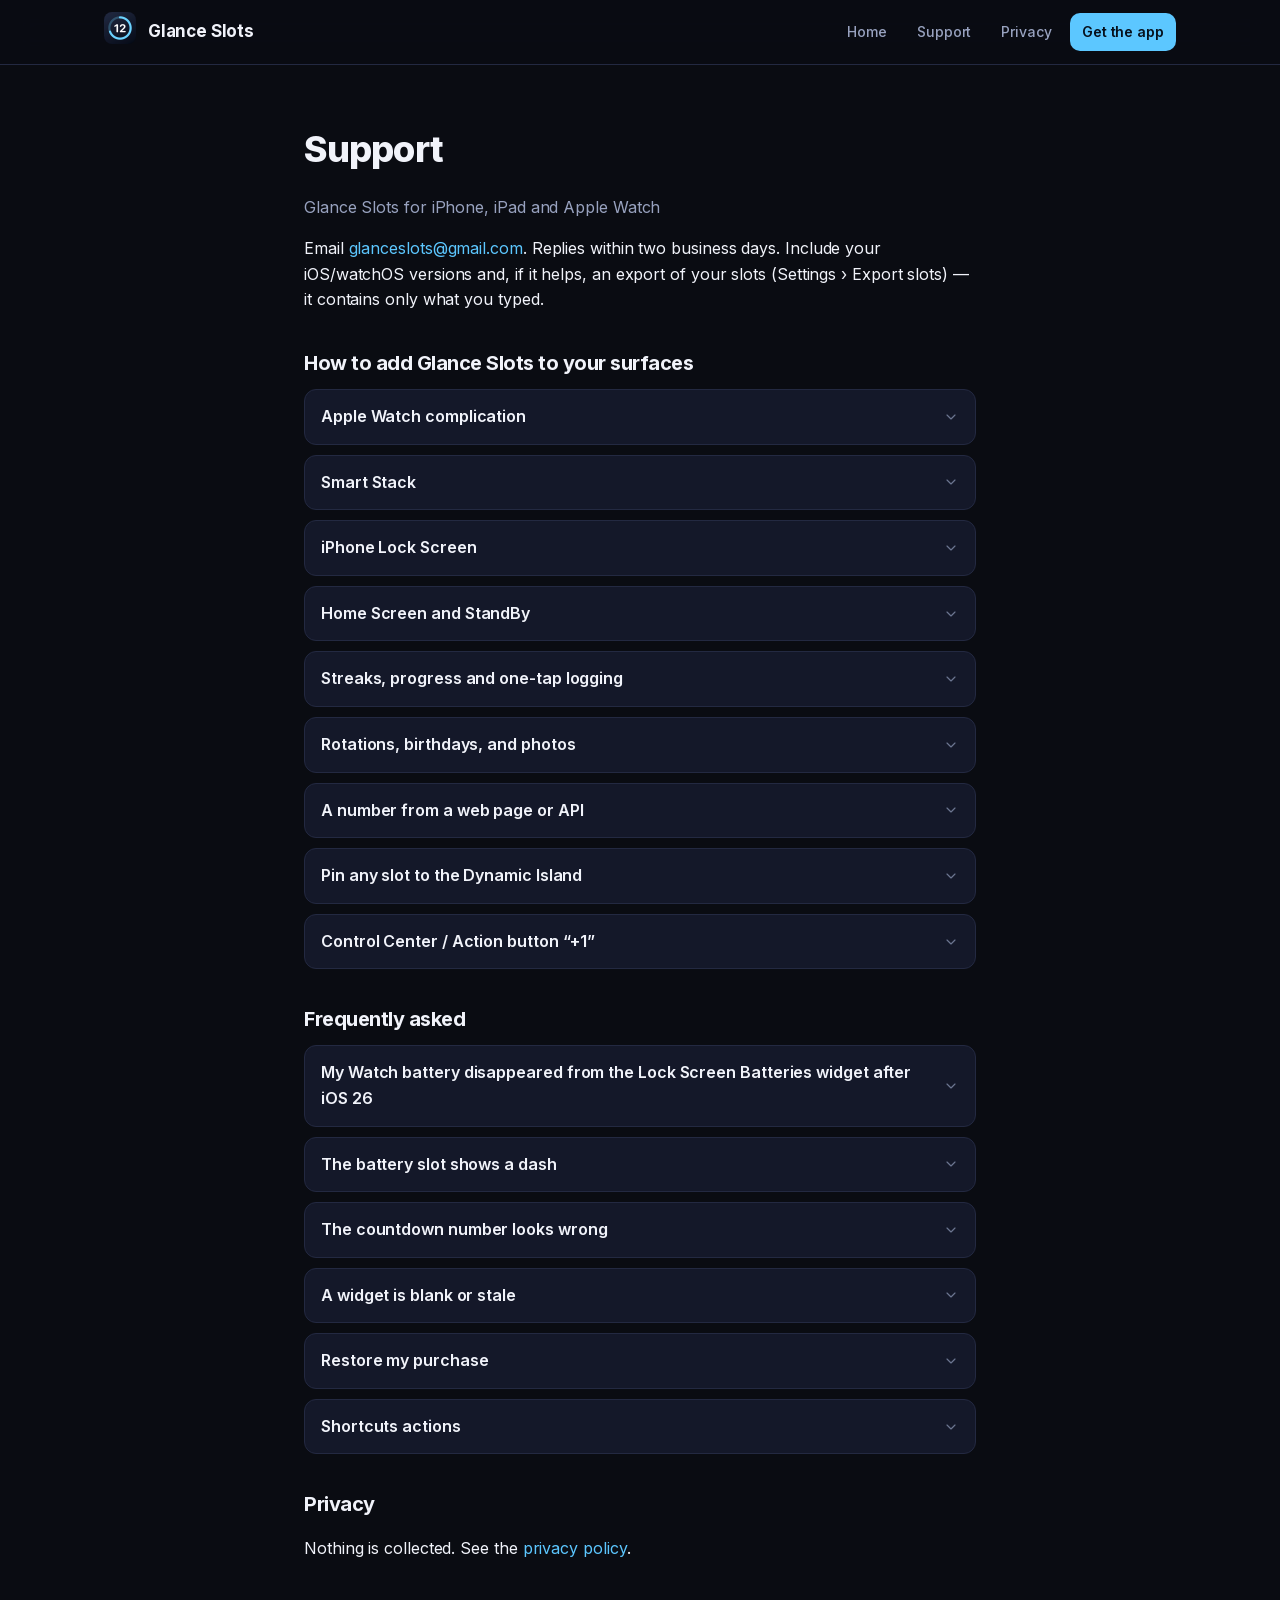
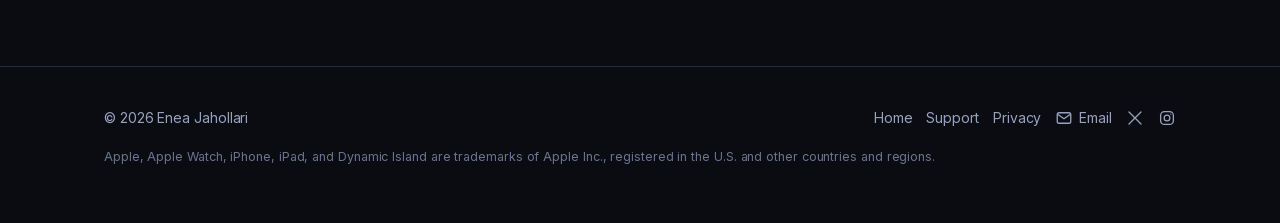
<file: support/index.html>
<!doctype html>
<html lang="en">
<head>
<meta charset="utf-8">
<meta name="viewport" content="width=device-width, initial-scale=1">
<title>Glance Slots — Support</title>
<meta name="description" content="How to add Glance Slots to your watch face, Smart Stack, Lock Screen, Home Screen, StandBy and Control Center, plus answers to common questions.">
<link rel="icon" href="../assets/icon.png">
<link rel="stylesheet" href="../assets/site.css">
</head>
<body>
<svg xmlns="http://www.w3.org/2000/svg" style="display:none" aria-hidden="true">
  <symbol id="i-calendar" viewBox="0 0 24 24"><rect x="3" y="5" width="18" height="16" rx="3"/><path d="M3 10h18M8 3v4M16 3v4"/><path d="M8 15h3M13 15h3"/></symbol>
  <symbol id="i-text" viewBox="0 0 24 24"><path d="M4 6h16M4 12h11M4 18h14"/></symbol>
  <symbol id="i-battery" viewBox="0 0 24 24"><rect x="2" y="7" width="17" height="10" rx="2.5"/><path d="M21.5 10v4"/><rect x="5" y="10" width="7" height="4" rx="1" fill="currentColor" stroke="none"/></symbol>
  <symbol id="i-event" viewBox="0 0 24 24"><rect x="3" y="5" width="18" height="16" rx="3"/><path d="M3 10h18M8 3v4M16 3v4"/><path d="M9 15.5l2 2 4-4"/></symbol>
  <symbol id="i-bolt" viewBox="0 0 24 24"><path d="M13 2L4.5 13.5H11L10 22l8.5-11.5H12L13 2z"/></symbol>
  <symbol id="i-globe" viewBox="0 0 24 24"><circle cx="12" cy="12" r="9"/><path d="M3 12h18M12 3a14 14 0 0 1 0 18M12 3a14 14 0 0 0 0 18"/></symbol>
  <symbol id="i-target" viewBox="0 0 24 24"><circle cx="12" cy="12" r="9"/><circle cx="12" cy="12" r="5"/><circle cx="12" cy="12" r="1.2" fill="currentColor" stroke="none"/></symbol>
  <symbol id="i-flame" viewBox="0 0 24 24"><path d="M12 22c4.2 0 7-2.9 7-6.8 0-3-1.6-5.2-3.2-7.4-.9 2.4-2 3.6-3.3 3.9.3-3-.7-6.1-3.2-8.7-.8 4.2-4.3 6.6-4.3 11.2C5 19 8 22 12 22z"/></symbol>
  <symbol id="i-pie" viewBox="0 0 24 24"><path d="M12 3a9 9 0 1 0 9 9h-9V3z"/><path d="M14.5 2.6A9 9 0 0 1 21.4 9.5H14.5V2.6z"/></symbol>
  <symbol id="i-cpu" viewBox="0 0 24 24"><rect x="6" y="6" width="12" height="12" rx="2"/><rect x="9.5" y="9.5" width="5" height="5" rx="1"/><path d="M9 2v4M15 2v4M9 18v4M15 18v4M2 9h4M2 15h4M18 9h4M18 15h4"/></symbol>
  <symbol id="i-rotate" viewBox="0 0 24 24"><path d="M20.5 12a8.5 8.5 0 1 1-2.6-6.1"/><path d="M21 3v6h-6"/></symbol>
  <symbol id="i-cake" viewBox="0 0 24 24"><path d="M4 21h16M5 21v-6a2 2 0 0 1 2-2h10a2 2 0 0 1 2 2v6"/><path d="M5 17c1.5 1.4 3 1.4 4.5 0s3-1.4 4.5 0 3 1.4 4.5 0"/><path d="M12 13V9"/><path d="M12 6.5c-.9 0-1.5-.7-1.5-1.5S12 2 12 2s1.5 2.2 1.5 3-.6 1.5-1.5 1.5z"/></symbol>
  <symbol id="i-image" viewBox="0 0 24 24"><rect x="3" y="5" width="18" height="14" rx="2.5"/><circle cx="8.5" cy="10" r="1.6"/><path d="M21 16l-5-5-7.5 7.5"/></symbol>
  <symbol id="i-watch" viewBox="0 0 24 24"><rect x="7" y="6.5" width="10" height="11" rx="3"/><path d="M9 6.5V3h6v3.5M9 17.5V21h6v-3.5"/><path d="M12 10v3h2"/></symbol>
  <symbol id="i-layers" viewBox="0 0 24 24"><path d="M12 3l9 4.5-9 4.5-9-4.5L12 3z"/><path d="M3 12l9 4.5 9-4.5"/><path d="M3 16.5L12 21l9-4.5"/></symbol>
  <symbol id="i-lock" viewBox="0 0 24 24"><rect x="5" y="11" width="14" height="10" rx="2.5"/><path d="M8 11V7.5a4 4 0 0 1 8 0V11"/><circle cx="12" cy="16" r="1.2" fill="currentColor" stroke="none"/></symbol>
  <symbol id="i-island" viewBox="0 0 24 24"><rect x="5" y="2" width="14" height="20" rx="3.5"/><rect x="9" y="4.5" width="6" height="2.2" rx="1.1" fill="currentColor" stroke="none"/></symbol>
  <symbol id="i-plus" viewBox="0 0 24 24"><circle cx="12" cy="12" r="9"/><path d="M12 8v8M8 12h8"/></symbol>
  <symbol id="i-sparkles" viewBox="0 0 24 24"><path d="M11 4l1.6 4.4L17 10l-4.4 1.6L11 16l-1.6-4.4L5 10l4.4-1.6L11 4z"/><path d="M18.5 15l.7 1.8 1.8.7-1.8.7-.7 1.8-.7-1.8-1.8-.7 1.8-.7.7-1.8z"/></symbol>
  <symbol id="i-play" viewBox="0 0 24 24"><path d="M7 4.5v15l12-7.5-12-7.5z"/></symbol>
  <symbol id="i-check" viewBox="0 0 24 24"><path d="M5 12.5l4.5 4.5L19 7.5"/></symbol>
  <symbol id="i-chevron" viewBox="0 0 24 24"><path d="M6 9l6 6 6-6"/></symbol>
  <symbol id="i-shield" viewBox="0 0 24 24"><path d="M12 3l7 3v6c0 4.5-3 8-7 9-4-1-7-4.5-7-9V6l7-3z"/><path d="M9 12l2 2 4-4"/></symbol>
  <symbol id="i-x" viewBox="0 0 24 24"><path d="M4 4l16 16M20 4L4 20"/></symbol>
  <symbol id="i-instagram" viewBox="0 0 24 24"><rect x="3.5" y="3.5" width="17" height="17" rx="5"/><circle cx="12" cy="12" r="3.8"/><circle cx="17.2" cy="6.8" r=".9" fill="currentColor" stroke="none"/></symbol>
  <symbol id="i-mail" viewBox="0 0 24 24"><rect x="3" y="5" width="18" height="14" rx="2.5"/><path d="M3.5 7l8.5 6 8.5-6"/></symbol>
  <symbol id="i-clock" viewBox="0 0 24 24"><circle cx="12" cy="12" r="9"/><path d="M12 7v5l3 2"/></symbol>
</svg>
<header class="top"><div class="wrap">
  <a href="../"><img src="../assets/icon.png" alt="" width="32" height="32"></a><a class="brand" href="../">Glance Slots</a>
  <nav><a href="../">Home</a><a href="../support/">Support</a><a href="../privacy/">Privacy</a><a class="cta" href="../#appstore-link">Get the app</a></nav>
</div></header>
<main><article class="doc">
  <h1>Support</h1>
  <p class="muted">Glance Slots for iPhone, iPad and Apple Watch</p>
  <p>Email <a href="mailto:glanceslots@gmail.com">glanceslots@gmail.com</a>. Replies within two business days. Include your iOS/watchOS versions and, if it helps, an export of your slots (Settings › Export slots) — it contains only what you typed.</p>

  <h2>How to add Glance Slots to your surfaces</h2>
  <details><summary>Apple Watch complication <svg class="icon"><use href="#i-chevron"/></svg></summary><p>Touch and hold your watch face, tap Edit, swipe to Complications, tap a position, scroll to Glance Slots and pick the slot. On watchOS 26 each complication can show a different slot.</p></details>
  <details><summary>Smart Stack <svg class="icon"><use href="#i-chevron"/></svg></summary><p>Turn the Digital Crown from the watch face, tap +, and add Glance Slots. Countdowns appear on their own during their final week.</p></details>
  <details><summary>iPhone Lock Screen <svg class="icon"><use href="#i-chevron"/></svg></summary><p>Touch and hold the Lock Screen, tap Customize, tap the widget area, choose Glance Slots.</p></details>
  <details><summary>Home Screen and StandBy <svg class="icon"><use href="#i-chevron"/></svg></summary><p>Touch and hold the Home Screen, tap Edit › Add Widget, search Glance Slots. In StandBy, touch and hold a widget stack to add one. For StandBy, open the slot and choose the Black background under Look.</p></details>
  <details><summary>Streaks, progress and one-tap logging <svg class="icon"><use href="#i-chevron"/></svg></summary><p>Add a “Streak” or “Progress” slot. Log a day or add one from the button on the Home Screen widget, the “+1” control in Control Center or on the Action button (pick the slot when you add the control), the Dynamic Island when the slot is pinned, or the “Log Streak Today” and “Add to Slot Value” Shortcuts actions. A streak stays alive if yesterday is logged, so you have all day to keep it.</p></details>
  <details><summary>Rotations, birthdays, and photos <svg class="icon"><use href="#i-chevron"/></svg></summary><p>“Rotation”: enter the labels of your cycle (Paper, General, Garden or Day, Day, Night, Night, Off, Off, Off), whether each lasts a day or a week, and the date the first label starts. “Next birthday”: allow Contacts access once; the slot shows the days until the next birthday and the name. “Photo”: pick one photo; it fills the Home Screen and StandBy widget, complications show the caption.</p></details>
  <details><summary>A number from a web page or API <svg class="icon"><use href="#i-chevron"/></svg></summary><p>Add a “Web value” slot with the HTTPS address. For JSON, enter a key path such as data.amount or items[0].price; for any other page, a regular expression whose first group is shown. Tap “Fetch now” to check. Widgets refresh at the interval you choose; the “Refresh Slot” Shortcuts action forces it.</p></details>
  <details><summary>Pin any slot to the Dynamic Island <svg class="icon"><use href="#i-chevron"/></svg></summary><p>Open the slot and tap “Pin to Dynamic Island”. It stays on the Lock Screen, in StandBy and in the Dynamic Island until you unpin it; countdowns end on their own. From Shortcuts, use “Pin Slot to Dynamic Island” and “Unpin Slot”.</p></details>
  <details><summary>Control Center / Action button “+1” <svg class="icon"><use href="#i-chevron"/></svg></summary><p>Open Control Center, tap +, add “Tally +1”, then long-press it to choose the slot. On Apple Watch Ultra, assign it to the Action button in Settings.</p></details>

  <h2>Frequently asked</h2>
  <details><summary>My Watch battery disappeared from the Lock Screen Batteries widget after iOS 26 <svg class="icon"><use href="#i-chevron"/></svg></summary><p>Apple’s Batteries widget now prefers AirPods when they are nearby. Edit the Lock Screen, tap the Batteries widget, turn off “Automatic”, and choose Apple Watch — or add a Glance Slots battery slot, which always shows both devices.</p></details>
  <details><summary>The battery slot shows a dash <svg class="icon"><use href="#i-chevron"/></svg></summary><p>Open the app on the other device once so it can report its level. Apple reports paired-device levels in 5% steps. AirPods have no public battery API, so they are not supported.</p></details>
  <details><summary>The countdown number looks wrong <svg class="icon"><use href="#i-chevron"/></svg></summary><p>Countdowns count whole calendar days and flip at midnight in your current time zone. Turn on “Include time” for hours and minutes near the date.</p></details>
  <details><summary>A widget is blank or stale <svg class="icon"><use href="#i-chevron"/></svg></summary><p>Open the app once; every save refreshes all widgets. If a widget stays blank after that, remove and re-add it.</p></details>
  <details><summary>Restore my purchase <svg class="icon"><use href="#i-chevron"/></svg></summary><p>Settings (the gear on the slot list) › Restore purchase. Family Sharing is supported.</p></details>
  <details><summary>Shortcuts actions <svg class="icon"><use href="#i-chevron"/></svg></summary><p>“Set Slot Value”, “Add to Slot Value”, “Get Slot Value” and “Tally +1” appear in the Shortcuts app under Glance Slots.</p></details>

  <h2>Privacy</h2>
  <p>Nothing is collected. See the <a href="../privacy/">privacy policy</a>.</p>
</article></main>
<footer><div class="wrap"><span>© 2026 Enea Jahollari</span><nav><a href="../">Home</a><a href="../support/">Support</a><a href="../privacy/">Privacy</a><a href="mailto:glanceslots@gmail.com"><svg class="icon"><use href="#i-mail"/></svg>Email</a><a href="https://x.com/glanceslots" rel="me" aria-label="X"><svg class="icon"><use href="#i-x"/></svg></a><a href="https://instagram.com/glanceslots" rel="me" aria-label="Instagram"><svg class="icon"><use href="#i-instagram"/></svg></a></nav><p class="legal">Apple, Apple Watch, iPhone, iPad, and Dynamic Island are trademarks of Apple Inc., registered in the U.S. and other countries and regions.</p></div></footer>
</body>
</html>
</file>
<file: assets/site.css>
/* Inter, served from this site (SIL Open Font License 1.1, see assets/fonts/OFL.txt). No third-party font host. */
@font-face { font-family: "Inter"; font-style: normal; font-weight: 400 800; font-display: swap; src: url("fonts/inter-latin-ext.woff2") format("woff2"); unicode-range: U+0100-02BA, U+02BD-02C5, U+02C7-02CC, U+02CE-02D7, U+02DD-02FF, U+0304, U+0308, U+0329, U+1D00-1DBF, U+1E00-1E9F, U+1EF2-1EFF, U+2020, U+20A0-20AB, U+20AD-20C0, U+2113, U+2C60-2C7F, U+A720-A7FF; }
@font-face { font-family: "Inter"; font-style: normal; font-weight: 400 800; font-display: swap; src: url("fonts/inter-latin.woff2") format("woff2"); unicode-range: U+0000-00FF, U+0131, U+0152-0153, U+02BB-02BC, U+02C6, U+02DA, U+02DC, U+0304, U+0308, U+0329, U+2000-206F, U+20AC, U+2122, U+2191, U+2193, U+2212, U+2215, U+FEFF, U+FFFD; }
:root {
  --bg: #0a0c12; --bg-2: #0f1220; --card: #141829; --card-2: #181d31; --line: #232941; --line-2: #2f3652;
  --text: #f1f3fa; --muted: #98a2bf; --dim: #6b7590;
  --accent: #5cc7ff; --accent-2: #7c8cff; --accent-3: #a78bfa; --ok: #38d39f;
  --radius: 18px; --radius-s: 12px;
  --font: "Inter", -apple-system, BlinkMacSystemFont, "SF Pro Text", "Segoe UI", Helvetica, Arial, sans-serif;
}
* { box-sizing: border-box; }
html { scroll-behavior: smooth; }
body { margin: 0; background: var(--bg); color: var(--text); font: 16px/1.6 var(--font); -webkit-font-smoothing: antialiased; letter-spacing: -0.005em; }
a { color: var(--accent); text-decoration: none; } a:hover { text-decoration: underline; }
h1, h2, h3 { letter-spacing: -0.025em; margin: 0; }
.wrap { max-width: 1120px; margin: 0 auto; padding: 0 24px; }
.icon { width: 1em; height: 1em; display: inline-block; vertical-align: -0.15em; fill: none; stroke: currentColor; stroke-width: 1.75; stroke-linecap: round; stroke-linejoin: round; }

/* header */
header.top { position: sticky; top: 0; z-index: 10; backdrop-filter: saturate(160%) blur(16px); background: rgba(10,12,18,.72); border-bottom: 1px solid var(--line); }
header.top .wrap { display: flex; align-items: center; gap: 12px; height: 64px; }
header.top img { width: 32px; height: 32px; border-radius: 8px; }
header.top .brand { font-weight: 700; font-size: 17px; color: var(--text); letter-spacing: -0.01em; }
header.top nav { margin-left: auto; display: flex; gap: 6px; }
header.top nav a { color: var(--muted); font-size: 14px; font-weight: 500; padding: 8px 12px; border-radius: 10px; }
header.top nav a:hover { color: var(--text); background: var(--card); text-decoration: none; }
header.top nav a.cta { color: #06101c; background: var(--accent); font-weight: 600; }
header.top nav a.cta:hover { background: #7fd3ff; }

/* buttons */
.btn { display: inline-flex; align-items: center; gap: 8px; padding: 12px 18px; border-radius: 12px; font-weight: 600; font-size: 15px; border: 1px solid var(--line-2); color: var(--text); background: var(--card); transition: transform .15s ease, background .15s ease, border-color .15s ease; }
.btn:hover { text-decoration: none; transform: translateY(-1px); border-color: var(--accent); }
.btn.primary { background: linear-gradient(135deg, var(--accent), var(--accent-2)); color: #06101c; border: 0; box-shadow: 0 10px 30px rgba(92,199,255,.25); }
.btn.primary[aria-disabled="true"] { opacity: .75; cursor: default; }
.btn .icon { width: 18px; height: 18px; }

/* hero */
.hero { position: relative; padding: 88px 0 56px; overflow: hidden; }
.hero::before { content: ""; position: absolute; inset: -20% -10% auto -10%; height: 120%; background:
  radial-gradient(700px 420px at 15% 0%, rgba(92,199,255,.20), transparent 60%),
  radial-gradient(600px 400px at 85% 10%, rgba(124,140,255,.18), transparent 60%),
  radial-gradient(500px 300px at 60% 90%, rgba(167,139,250,.10), transparent 60%); pointer-events: none; }
.hero .wrap { position: relative; display: grid; grid-template-columns: 1.05fr .95fr; gap: 48px; align-items: center; }
.eyebrow { display: inline-flex; align-items: center; gap: 8px; font-size: 13px; font-weight: 600; color: var(--accent); background: rgba(92,199,255,.10); border: 1px solid rgba(92,199,255,.25); padding: 6px 12px; border-radius: 999px; margin-bottom: 20px; }
.hero h1 { font-size: clamp(38px, 5.4vw, 60px); line-height: 1.05; font-weight: 800; margin-bottom: 18px; }
.hero h1 .grad { background: linear-gradient(90deg, var(--accent), var(--accent-3)); -webkit-background-clip: text; background-clip: text; color: transparent; }
.hero p.lead { font-size: 19px; color: var(--muted); margin: 0 0 28px; max-width: 540px; }
.hero .cta { display: flex; gap: 12px; flex-wrap: wrap; align-items: center; }
.hero .fine { display: flex; gap: 18px; flex-wrap: wrap; color: var(--dim); font-size: 13px; margin-top: 18px; }
.hero .fine span { display: inline-flex; align-items: center; gap: 6px; }
.hero .fine .icon { color: var(--ok); }
.hero .shots { position: relative; display: flex; gap: 20px; align-items: flex-end; justify-content: center; }
.hero .shots img.phone { width: min(300px, 62%); border-radius: 30px; box-shadow: 0 40px 80px rgba(0,0,0,.55), 0 0 0 1px rgba(255,255,255,.06); }
.hero .shots img.watch { width: 148px; border-radius: 24px; border: 6px solid #1b2030; box-shadow: 0 24px 50px rgba(0,0,0,.5); }

/* sections */
section { padding: 72px 0; border-top: 1px solid var(--line); }
section .head { max-width: 680px; margin-bottom: 36px; }
section h2 { font-size: clamp(28px, 3.6vw, 40px); font-weight: 800; margin-bottom: 10px; }
section p.sub { color: var(--muted); font-size: 17px; margin: 0; }
.kicker { display: block; font-size: 13px; font-weight: 700; letter-spacing: .08em; text-transform: uppercase; color: var(--accent); margin-bottom: 12px; }

/* feature cards */
.grid { display: grid; grid-template-columns: repeat(auto-fit, minmax(240px, 1fr)); gap: 14px; }
.card { background: linear-gradient(180deg, var(--card-2), var(--card)); border: 1px solid var(--line); border-radius: var(--radius); padding: 22px; transition: border-color .15s ease, transform .15s ease; }
.card:hover { border-color: var(--line-2); transform: translateY(-2px); }
.card .tile { width: 42px; height: 42px; border-radius: 12px; display: grid; place-items: center; margin-bottom: 16px; background: rgba(92,199,255,.12); color: var(--accent); border: 1px solid rgba(92,199,255,.22); }
.card .tile .icon { width: 22px; height: 22px; }
.card.alt .tile { background: rgba(167,139,250,.12); color: var(--accent-3); border-color: rgba(167,139,250,.24); }
.card.ok .tile { background: rgba(56,211,159,.12); color: var(--ok); border-color: rgba(56,211,159,.24); }
.card h3 { font-size: 17px; font-weight: 700; margin-bottom: 6px; }
.card p { margin: 0; color: var(--muted); font-size: 14.5px; line-height: 1.55; }

/* style gallery: three wide images of the real widget looks */
.styles { display: grid; grid-template-columns: repeat(auto-fit, minmax(280px, 1fr)); gap: 22px; }
.styles figure { margin: 0; }
.styles img { width: 100%; border-radius: 18px; border: 1px solid var(--line); background: var(--card); }
.styles figcaption { color: var(--muted); font-size: 13.5px; margin-top: 10px; }

/* gallery */
.gallery { display: grid; grid-template-columns: repeat(auto-fit, minmax(190px, 1fr)); gap: 20px; align-items: end; }
.gallery figure { margin: 0; text-align: center; }
.gallery img { width: 100%; border-radius: 20px; box-shadow: 0 20px 50px rgba(0,0,0,.45); }
.gallery figcaption { color: var(--muted); font-size: 13.5px; margin-top: 10px; }
.gallery .watch img { width: 68%; border-radius: 26px; border: 6px solid #1b2030; }

/* video */
.video { position: relative; max-width: 960px; margin: 0 auto; border-radius: var(--radius); overflow: hidden; border: 1px solid var(--line); background: #000; box-shadow: 0 30px 80px rgba(0,0,0,.5); }
.video video { width: 100%; display: block; }

/* pricing */
.pricing { display: grid; grid-template-columns: repeat(auto-fit, minmax(260px, 1fr)); gap: 16px; max-width: 760px; }
.pricing .card { padding: 26px; }
.pricing .card.hi { border-color: rgba(92,199,255,.5); box-shadow: 0 0 0 4px rgba(92,199,255,.10), 0 20px 60px rgba(92,199,255,.12); position: relative; }
.pricing .badge { position: absolute; top: 16px; right: 16px; font-size: 12px; font-weight: 700; color: #06101c; background: var(--accent); padding: 4px 10px; border-radius: 999px; }
.pricing .price { font-size: 44px; font-weight: 800; letter-spacing: -0.03em; margin: 4px 0 2px; }
.pricing .price small { font-size: 15px; font-weight: 500; color: var(--muted); letter-spacing: 0; margin-left: 6px; }
.pricing ul { list-style: none; padding: 0; margin: 16px 0 0; color: var(--muted); font-size: 14.5px; }
.pricing li { display: flex; gap: 10px; align-items: flex-start; margin: 8px 0; }
.pricing li .icon { color: var(--ok); flex: none; margin-top: 3px; }

/* faq */
.faq { max-width: 760px; }
details { border: 1px solid var(--line); border-radius: var(--radius-s); padding: 0; margin: 10px 0; background: var(--card); overflow: hidden; }
summary { cursor: pointer; font-weight: 600; padding: 14px 16px; list-style: none; display: flex; align-items: center; justify-content: space-between; gap: 12px; }
summary::-webkit-details-marker { display: none; }
summary .icon { color: var(--dim); transition: transform .2s ease; flex: none; }
details[open] summary .icon { transform: rotate(180deg); }
details p { color: var(--muted); margin: 0; padding: 0 16px 16px; font-size: 14.5px; }

/* footer */
footer { border-top: 1px solid var(--line); padding: 40px 0 56px; color: var(--muted); font-size: 14px; }
footer .wrap { display: flex; flex-wrap: wrap; gap: 18px; align-items: center; }
footer nav { margin-left: auto; display: flex; gap: 14px; align-items: center; }
footer nav a { color: var(--muted); display: inline-flex; align-items: center; gap: 6px; } footer nav a:hover { color: var(--text); text-decoration: none; }
footer .icon { width: 18px; height: 18px; }
footer .legal { flex-basis: 100%; margin: 0; color: var(--dim); font-size: 12.5px; }

/* documents (support, privacy) */
article.doc { max-width: 720px; padding: 56px 24px 88px; margin: 0 auto; }
article.doc h1 { font-size: 36px; font-weight: 800; margin-bottom: 6px; }
article.doc h2 { font-size: 20px; font-weight: 700; margin: 34px 0 10px; }
article.doc .muted { color: var(--muted); }
article.doc code { font: 13px/1.4 ui-monospace, SFMono-Regular, Menlo, monospace; background: var(--card); border: 1px solid var(--line); padding: 2px 6px; border-radius: 6px; }

@media (max-width: 860px) {
  .hero { padding-top: 48px; }
  .hero .wrap { grid-template-columns: 1fr; }
  .hero .shots img.watch { width: 118px; }
  header.top nav a.in-page { display: none; }
}
@media (prefers-reduced-motion: reduce) { html { scroll-behavior: auto; } .btn, .card { transition: none; } }
</file>
